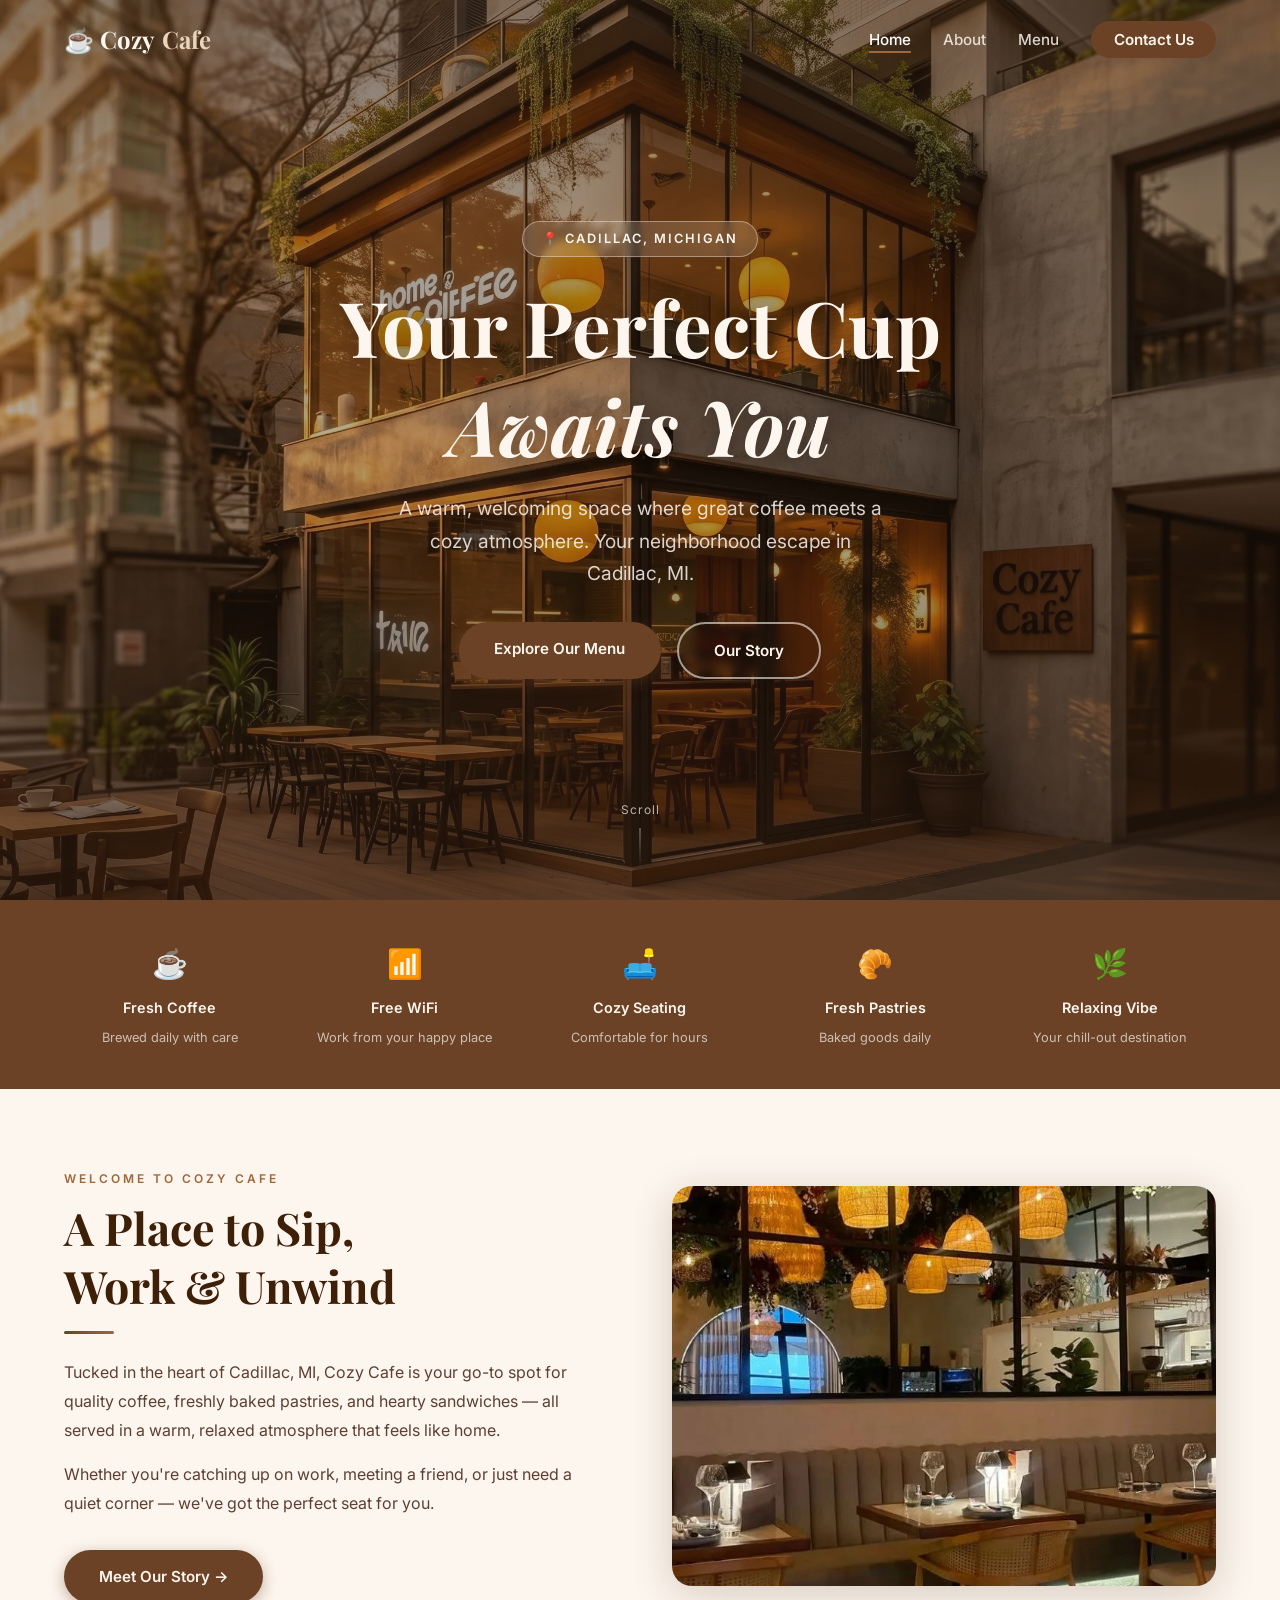
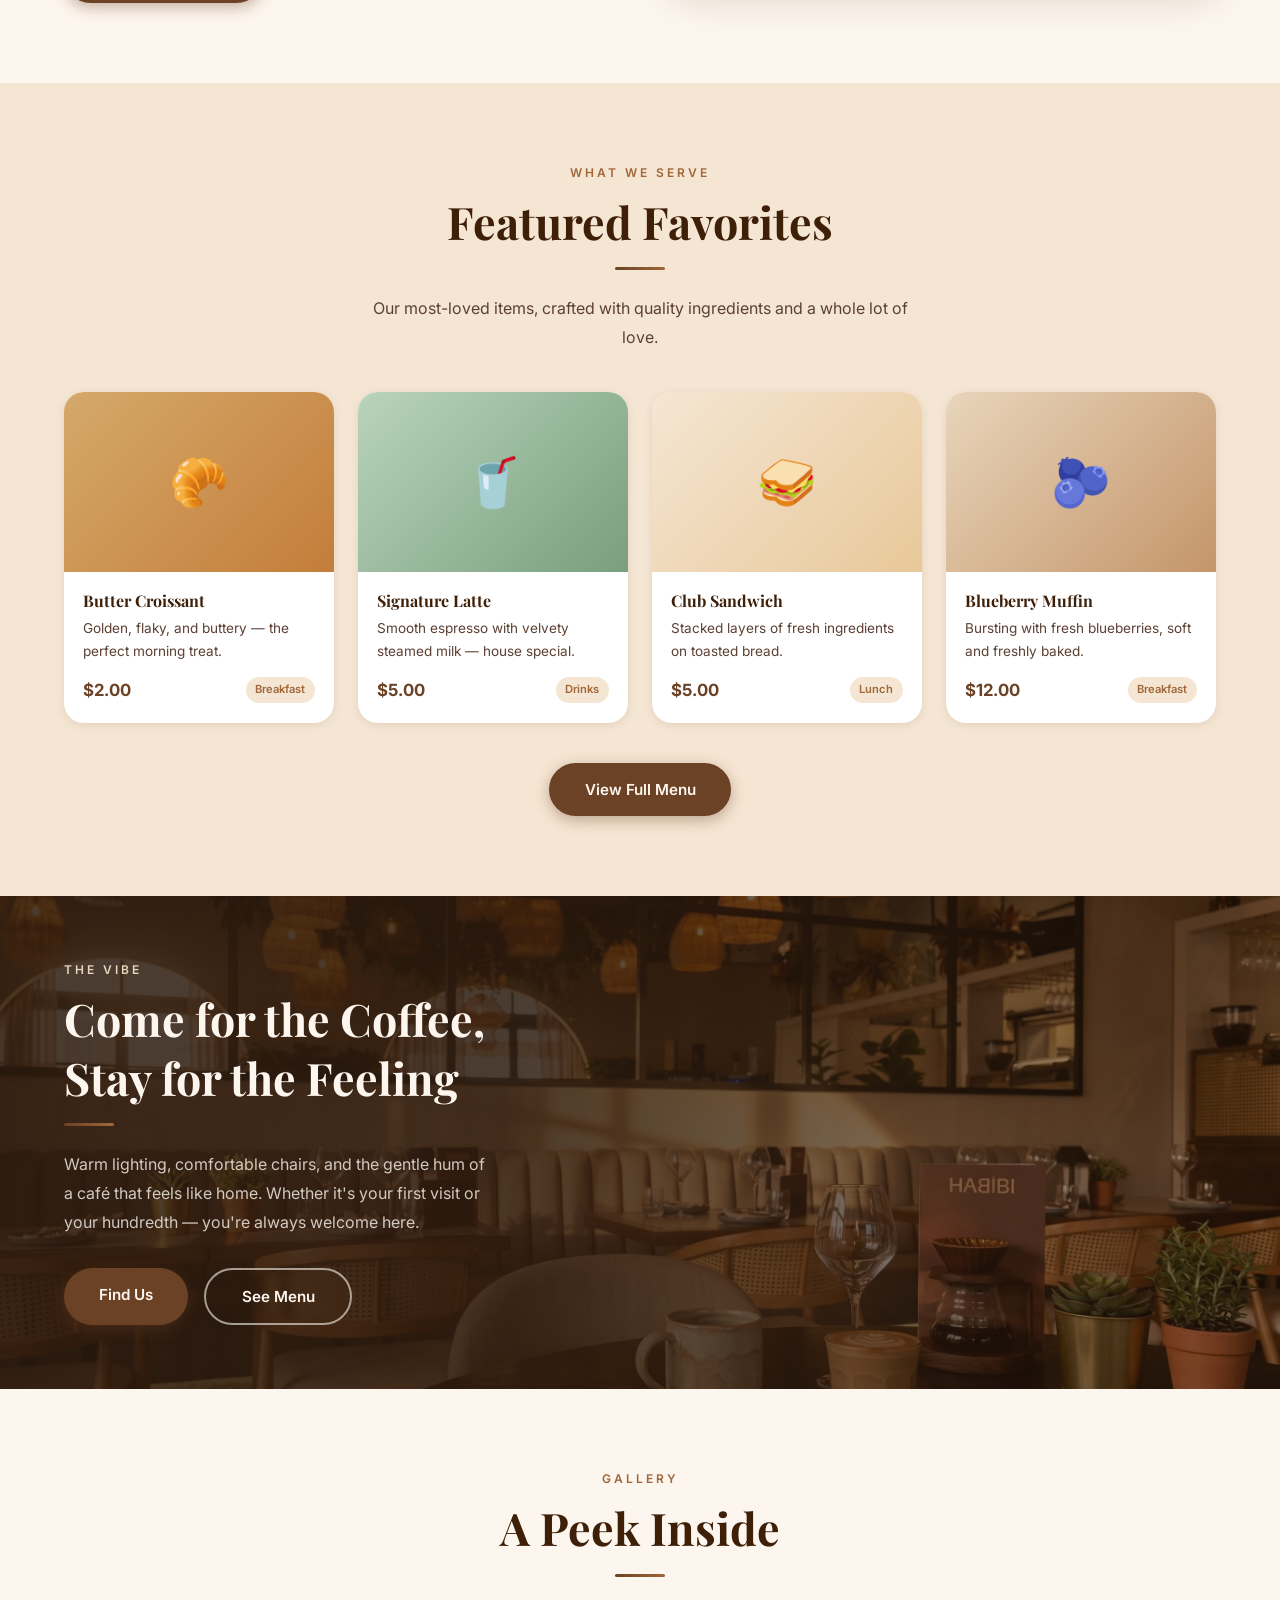
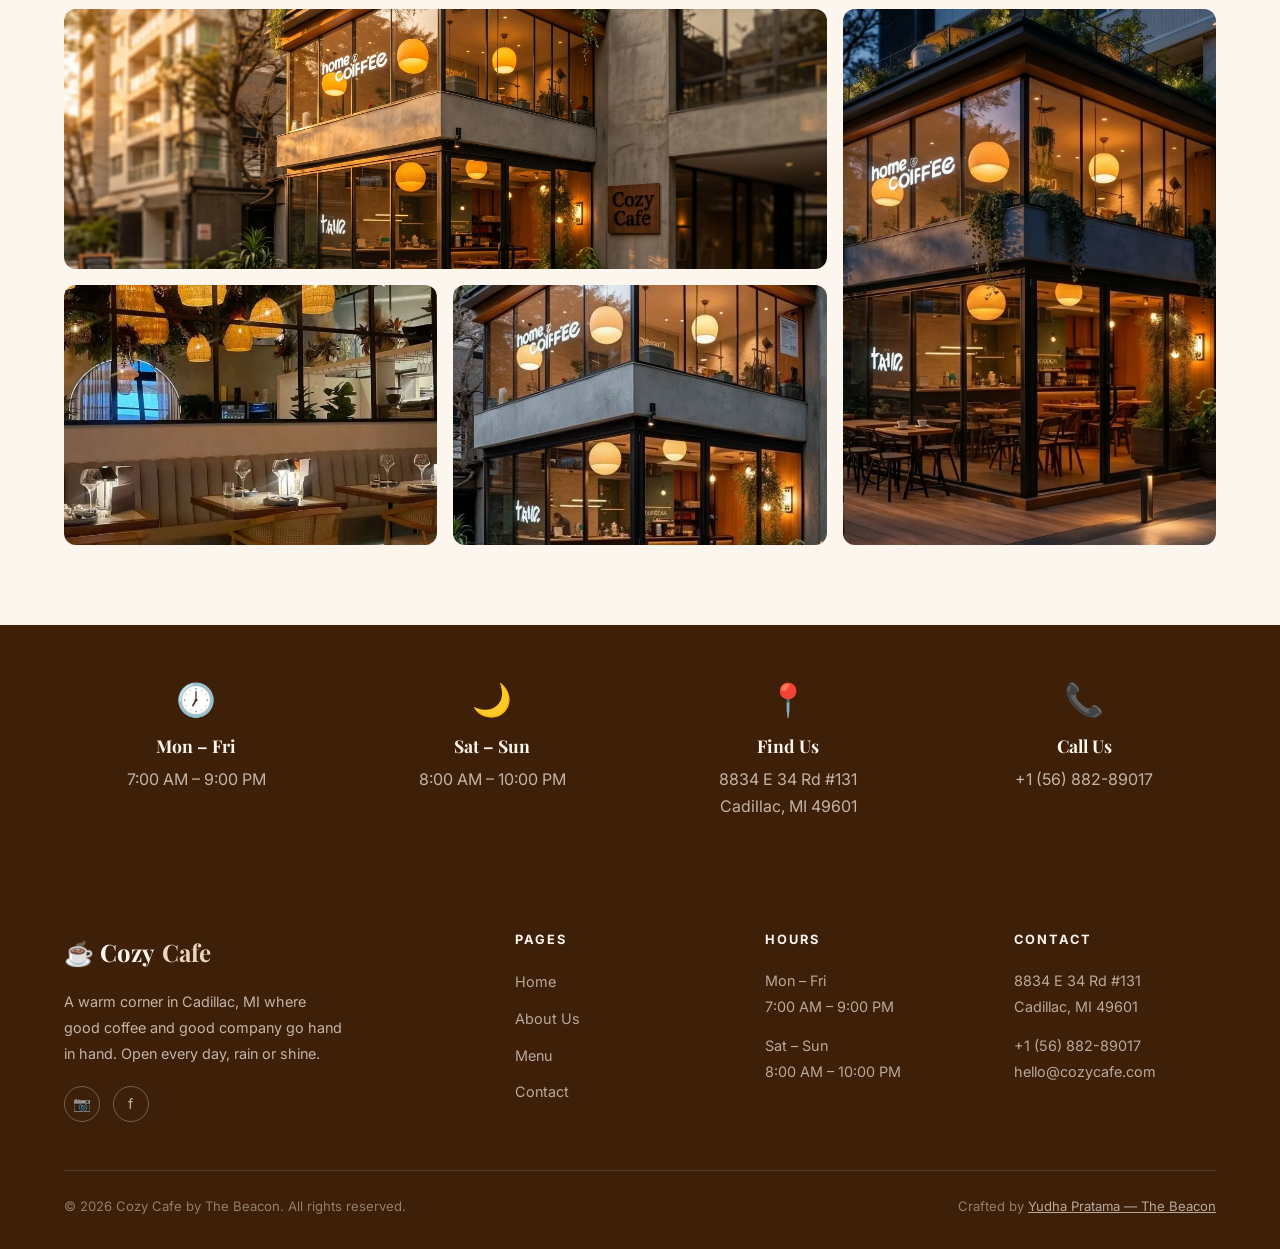
<file: index.html>
<!DOCTYPE html>
<html lang="en">

<head>
  <meta charset="UTF-8" />
  <meta name="viewport" content="width=device-width, initial-scale=1.0" />
  <title>Cozy Cafe — Coffee & Good Vibes in Cadillac, MI</title>
  <meta name="description"
    content="Cozy Cafe in Cadillac, MI. A warm spot for coffee, pastries, and light meals. WiFi-friendly, relaxing atmosphere for students, professionals, and families." />
  <!-- Open Graph -->
  <meta property="og:type" content="website" />
  <meta property="og:title" content="Cozy Cafe — Coffee & Good Vibes in Cadillac, MI" />
  <meta property="og:description"
    content="Your neighborhood café in Cadillac, MI. Fresh coffee, warm pastries, and cozy vibes." />
  <meta property="og:image" content="img/exterior_wide.webp" />
  <meta property="og:url" content="https://cozycafe.com" />
  <!-- Favicon -->
  <link rel="icon" type="image/png" href="img/exterior.webp" />
  <!-- Fonts -->
  <link rel="preconnect" href="https://fonts.googleapis.com" />
  <link rel="preconnect" href="https://fonts.gstatic.com" crossorigin />
  <!-- CSS -->
  <link rel="stylesheet" href="css/style.css" />

  <!-- JSON-LD Structured Data -->
  <script type="application/ld+json">
  {
    "@context": "https://schema.org",
    "@type": "CafeOrCoffeeShop",
    "name": "Cozy Cafe",
    "url": "https://cozycafe.com",
    "telephone": "+15688289017",
    "email": "hello@cozycafe.com",
    "address": {
      "@type": "PostalAddress",
      "streetAddress": "8834 E 34 Rd #131",
      "addressLocality": "Cadillac",
      "addressRegion": "MI",
      "postalCode": "49601",
      "addressCountry": "US"
    },
    "openingHoursSpecification": [
      { "@type": "OpeningHoursSpecification", "dayOfWeek": ["Monday","Tuesday","Wednesday","Thursday","Friday"], "opens": "07:00", "closes": "21:00" },
      { "@type": "OpeningHoursSpecification", "dayOfWeek": ["Saturday","Sunday"], "opens": "08:00", "closes": "22:00" }
    ],
    "servesCuisine": ["Coffee", "Pastries", "Sandwiches", "Burgers"],
    "priceRange": "$",
    "sameAs": [
      "https://instagram.com/cozycafecadillac",
      "https://facebook.com/cozycafecadillac"
    ]
  }
  </script>
</head>

<body>

  <!-- ── NAVBAR ─────────────────────────────── -->
  <nav class="navbar dark" id="navbar">
    <a href="index.html" class="nav-logo">☕ Cozy <span>Cafe</span></a>
    <ul class="nav-links">
      <li><a href="index.html" class="active">Home</a></li>
      <li><a href="about.html">About</a></li>
      <li><a href="menu.html">Menu</a></li>
      <li><a href="contact.html" class="nav-cta">Contact Us</a></li>
    </ul>
    <button class="hamburger" aria-label="Toggle menu" id="hamburger">
      <span></span><span></span><span></span>
    </button>
  </nav>

  <!-- ── MOBILE MENU ───────────────────────── -->
  <div class="mobile-menu" id="mobile-menu">
    <a href="index.html">Home</a>
    <a href="about.html">About</a>
    <a href="menu.html">Menu</a>
    <a href="contact.html">Contact Us</a>
  </div>

  <!-- ── HERO ──────────────────────────────── -->
  <section class="hero" id="home">
    <img src="img/exterior_wide.webp" alt="Cozy Cafe exterior, warm and inviting" class="hero-img" />
    <div class="hero-overlay"></div>
    <div class="hero-content">
      <div class="hero-badge">📍 Cadillac, Michigan</div>
      <h1>Your Perfect Cup<br><em>Awaits You</em></h1>
      <p>A warm, welcoming space where great coffee meets a cozy atmosphere. Your neighborhood escape in Cadillac, MI.
      </p>
      <div class="hero-btns">
        <a href="menu.html" class="btn-primary">Explore Our Menu</a>
        <a href="about.html" class="btn-outline">Our Story</a>
      </div>
    </div>
    <div class="hero-scroll">Scroll</div>
  </section>

  <!-- ── FEATURES STRIP ─────────────────────── -->
  <div class="features-strip">
    <div class="feature-item fade-up">
      <div class="feature-icon">☕</div>
      <h4>Fresh Coffee</h4>
      <p>Brewed daily with care</p>
    </div>
    <div class="feature-item fade-up">
      <div class="feature-icon">📶</div>
      <h4>Free WiFi</h4>
      <p>Work from your happy place</p>
    </div>
    <div class="feature-item fade-up">
      <div class="feature-icon">🛋️</div>
      <h4>Cozy Seating</h4>
      <p>Comfortable for hours</p>
    </div>
    <div class="feature-item fade-up">
      <div class="feature-icon">🥐</div>
      <h4>Fresh Pastries</h4>
      <p>Baked goods daily</p>
    </div>
    <div class="feature-item fade-up">
      <div class="feature-icon">🌿</div>
      <h4>Relaxing Vibe</h4>
      <p>Your chill-out destination</p>
    </div>
  </div>

  <!-- ── WELCOME / INTRO ──────────────────── -->
  <section class="section">
    <div class="container" style="display:grid;grid-template-columns:1fr 1fr;gap:4rem;align-items:center;">
      <div class="fade-up">
        <p class="section-label">Welcome to Cozy Cafe</p>
        <h2 class="section-title">A Place to Sip,<br>Work & Unwind</h2>
        <div class="divider"></div>
        <p class="section-sub">Tucked in the heart of Cadillac, MI, Cozy Cafe is your go-to spot for quality coffee,
          freshly baked pastries, and hearty sandwiches — all served in a warm, relaxed atmosphere that feels like home.
        </p>
        <p class="section-sub" style="margin-top:1rem;">Whether you're catching up on work, meeting a friend, or just
          need a quiet corner — we've got the perfect seat for you.</p>
        <a href="about.html" class="btn-primary" style="margin-top:2rem;display:inline-block;">Meet Our Story →</a>
      </div>
      <div class="fade-in" style="border-radius:20px;overflow:hidden;box-shadow:0 8px 40px rgba(62,31,8,.2);">
        <img src="img/interior.webp" alt="Cozy Cafe warm interior with wooden furniture and warm lighting"
          style="width:100%;height:400px;object-fit:cover;" loading="lazy" />
      </div>
    </div>
  </section>

  <!-- ── FEATURED MENU ──────────────────────── -->
  <section class="section" style="background:var(--cream);">
    <div class="container">
      <div class="text-center fade-up">
        <p class="section-label">What We Serve</p>
        <h2 class="section-title">Featured Favorites</h2>
        <div class="divider center"></div>
        <p class="section-sub">Our most-loved items, crafted with quality ingredients and a whole lot of love.</p>
      </div>
      <div class="menu-grid" style="margin-top:2.5rem;">
        <div class="menu-card fade-up">
          <div class="menu-card-img gradient-2">🥐</div>
          <div class="menu-card-body">
            <h4>Butter Croissant</h4>
            <p>Golden, flaky, and buttery — the perfect morning treat.</p>
            <div class="menu-card-footer">
              <span class="menu-price">$2.00</span>
              <span class="menu-badge">Breakfast</span>
            </div>
          </div>
        </div>
        <div class="menu-card fade-up">
          <div class="menu-card-img gradient-3">🥤</div>
          <div class="menu-card-body">
            <h4>Signature Latte</h4>
            <p>Smooth espresso with velvety steamed milk — house special.</p>
            <div class="menu-card-footer">
              <span class="menu-price">$5.00</span>
              <span class="menu-badge">Drinks</span>
            </div>
          </div>
        </div>
        <div class="menu-card fade-up">
          <div class="menu-card-img gradient-1">🥪</div>
          <div class="menu-card-body">
            <h4>Club Sandwich</h4>
            <p>Stacked layers of fresh ingredients on toasted bread.</p>
            <div class="menu-card-footer">
              <span class="menu-price">$5.00</span>
              <span class="menu-badge">Lunch</span>
            </div>
          </div>
        </div>
        <div class="menu-card fade-up">
          <div class="menu-card-img gradient-4">🫐</div>
          <div class="menu-card-body">
            <h4>Blueberry Muffin</h4>
            <p>Bursting with fresh blueberries, soft and freshly baked.</p>
            <div class="menu-card-footer">
              <span class="menu-price">$12.00</span>
              <span class="menu-badge">Breakfast</span>
            </div>
          </div>
        </div>
      </div>
      <div class="text-center" style="margin-top:2.5rem;">
        <a href="menu.html" class="btn-primary">View Full Menu</a>
      </div>
    </div>
  </section>

  <!-- ── ATMOSPHERE / CTA ───────────────────── -->
  <section class="atm-section fade-in">
    <img src="img/interior_wide.webp" alt="Cozy Cafe atmosphere — warm lighting and comfortable seating" class="atm-bg"
      loading="lazy" />
    <div class="atm-overlay"></div>
    <div class="atm-content">
      <p class="section-label" style="color:var(--cream-dark);">The Vibe</p>
      <h2 class="section-title" style="color:var(--cream-light);">Come for the Coffee,<br>Stay for the Feeling</h2>
      <div class="divider"></div>
      <p class="section-sub" style="color:rgba(249,243,236,.8);">Warm lighting, comfortable chairs, and the gentle hum
        of a café that feels like home. Whether it's your first visit or your hundredth — you're always welcome here.
      </p>
      <div style="margin-top:2rem;display:flex;gap:1rem;flex-wrap:wrap;">
        <a href="contact.html" class="btn-primary">Find Us</a>
        <a href="menu.html" class="btn-outline">See Menu</a>
      </div>
    </div>
  </section>

  <!-- ── GALLERY STRIP ──────────────────────── -->
  <section class="section">
    <div class="container">
      <div class="text-center fade-up">
        <p class="section-label">Gallery</p>
        <h2 class="section-title">A Peek Inside</h2>
        <div class="divider center"></div>
      </div>
      <div class="gallery-grid" style="margin-top:2rem;">
        <div class="gallery-item wide fade-in" style="height:260px;">
          <img src="img/exterior_wide.webp" alt="Cozy Cafe exterior wide view" loading="lazy" />
        </div>
        <div class="gallery-item tall fade-in" style="min-height:260px;">
          <img src="img/exterior_night.webp" alt="Cozy Cafe at night, warm lights glowing" loading="lazy" />
        </div>
        <div class="gallery-item fade-in" style="height:260px;">
          <img src="img/interior.webp" alt="Cozy Cafe cozy interior" loading="lazy" />
        </div>
        <div class="gallery-item fade-in" style="height:260px;">
          <img src="img/exterior.webp" alt="Cozy Cafe exterior entrance" loading="lazy" />
        </div>
      </div>
    </div>
  </section>

  <!-- ── HOURS & CONTACT TEASER ────────────── -->
  <section class="section-sm" style="background:var(--brown-dark);color:var(--cream-light);">
    <div class="container"
      style="display:grid;grid-template-columns:repeat(auto-fit,minmax(200px,1fr));gap:2rem;text-align:center;">
      <div class="fade-up">
        <div style="font-size:2rem;margin-bottom:.5rem;">🕖</div>
        <h3 style="font-size:1.1rem;margin-bottom:.5rem;">Mon – Fri</h3>
        <p style="color:rgba(249,243,236,.7);">7:00 AM – 9:00 PM</p>
      </div>
      <div class="fade-up">
        <div style="font-size:2rem;margin-bottom:.5rem;">🌙</div>
        <h3 style="font-size:1.1rem;margin-bottom:.5rem;">Sat – Sun</h3>
        <p style="color:rgba(249,243,236,.7);">8:00 AM – 10:00 PM</p>
      </div>
      <div class="fade-up">
        <div style="font-size:2rem;margin-bottom:.5rem;">📍</div>
        <h3 style="font-size:1.1rem;margin-bottom:.5rem;">Find Us</h3>
        <p style="color:rgba(249,243,236,.7);">8834 E 34 Rd #131<br>Cadillac, MI 49601</p>
      </div>
      <div class="fade-up">
        <div style="font-size:2rem;margin-bottom:.5rem;">📞</div>
        <h3 style="font-size:1.1rem;margin-bottom:.5rem;">Call Us</h3>
        <p style="color:rgba(249,243,236,.7);"><a href="tel:+15688289017" style="color:rgba(249,243,236,.7);">+1 (56)
            882-89017</a></p>
      </div>
    </div>
  </section>

  <!-- ── FOOTER ─────────────────────────────── -->
  <footer class="footer">
    <div class="container">
      <div class="footer-grid">
        <div class="footer-brand">
          <div class="nav-logo">☕ Cozy <span>Cafe</span></div>
          <p>A warm corner in Cadillac, MI where good coffee and good company go hand in hand. Open every day, rain or
            shine.</p>
          <div class="footer-social">
            <a href="https://instagram.com/cozycafecadillac" class="social-icon" aria-label="Instagram" target="_blank"
              rel="noopener">📷</a>
            <a href="https://facebook.com/cozycafecadillac" class="social-icon" aria-label="Facebook" target="_blank"
              rel="noopener">f</a>
          </div>
        </div>
        <div class="footer-col">
          <h4>Pages</h4>
          <ul>
            <li><a href="index.html">Home</a></li>
            <li><a href="about.html">About Us</a></li>
            <li><a href="menu.html">Menu</a></li>
            <li><a href="contact.html">Contact</a></li>
          </ul>
        </div>
        <div class="footer-col">
          <h4>Hours</h4>
          <p>Mon – Fri<br>7:00 AM – 9:00 PM</p>
          <p style="margin-top:.8rem;">Sat – Sun<br>8:00 AM – 10:00 PM</p>
        </div>
        <div class="footer-col">
          <h4>Contact</h4>
          <p>8834 E 34 Rd #131<br>Cadillac, MI 49601</p>
          <p style="margin-top:.8rem;"><a href="tel:+15688289017" style="color:rgba(249,243,236,.65);">+1 (56)
              882-89017</a></p>
          <p><a href="mailto:hello@cozycafe.com" style="color:rgba(249,243,236,.65);">hello@cozycafe.com</a></p>
        </div>
      </div>
      <div class="footer-bottom">
        <span>© 2026 Cozy Cafe by The Beacon. All rights reserved.</span>
        <span>Crafted by <a href="https://beacon.co.id" target="_blank" rel="noopener"
            style="color:rgba(249,243,236,.65);text-decoration:underline;transition:color .3s">Yudha Pratama — The
            Beacon</a></span>
      </div>
    </div>
  </footer>

  <script src="js/main.js"></script>
</body>

</html>
</file>
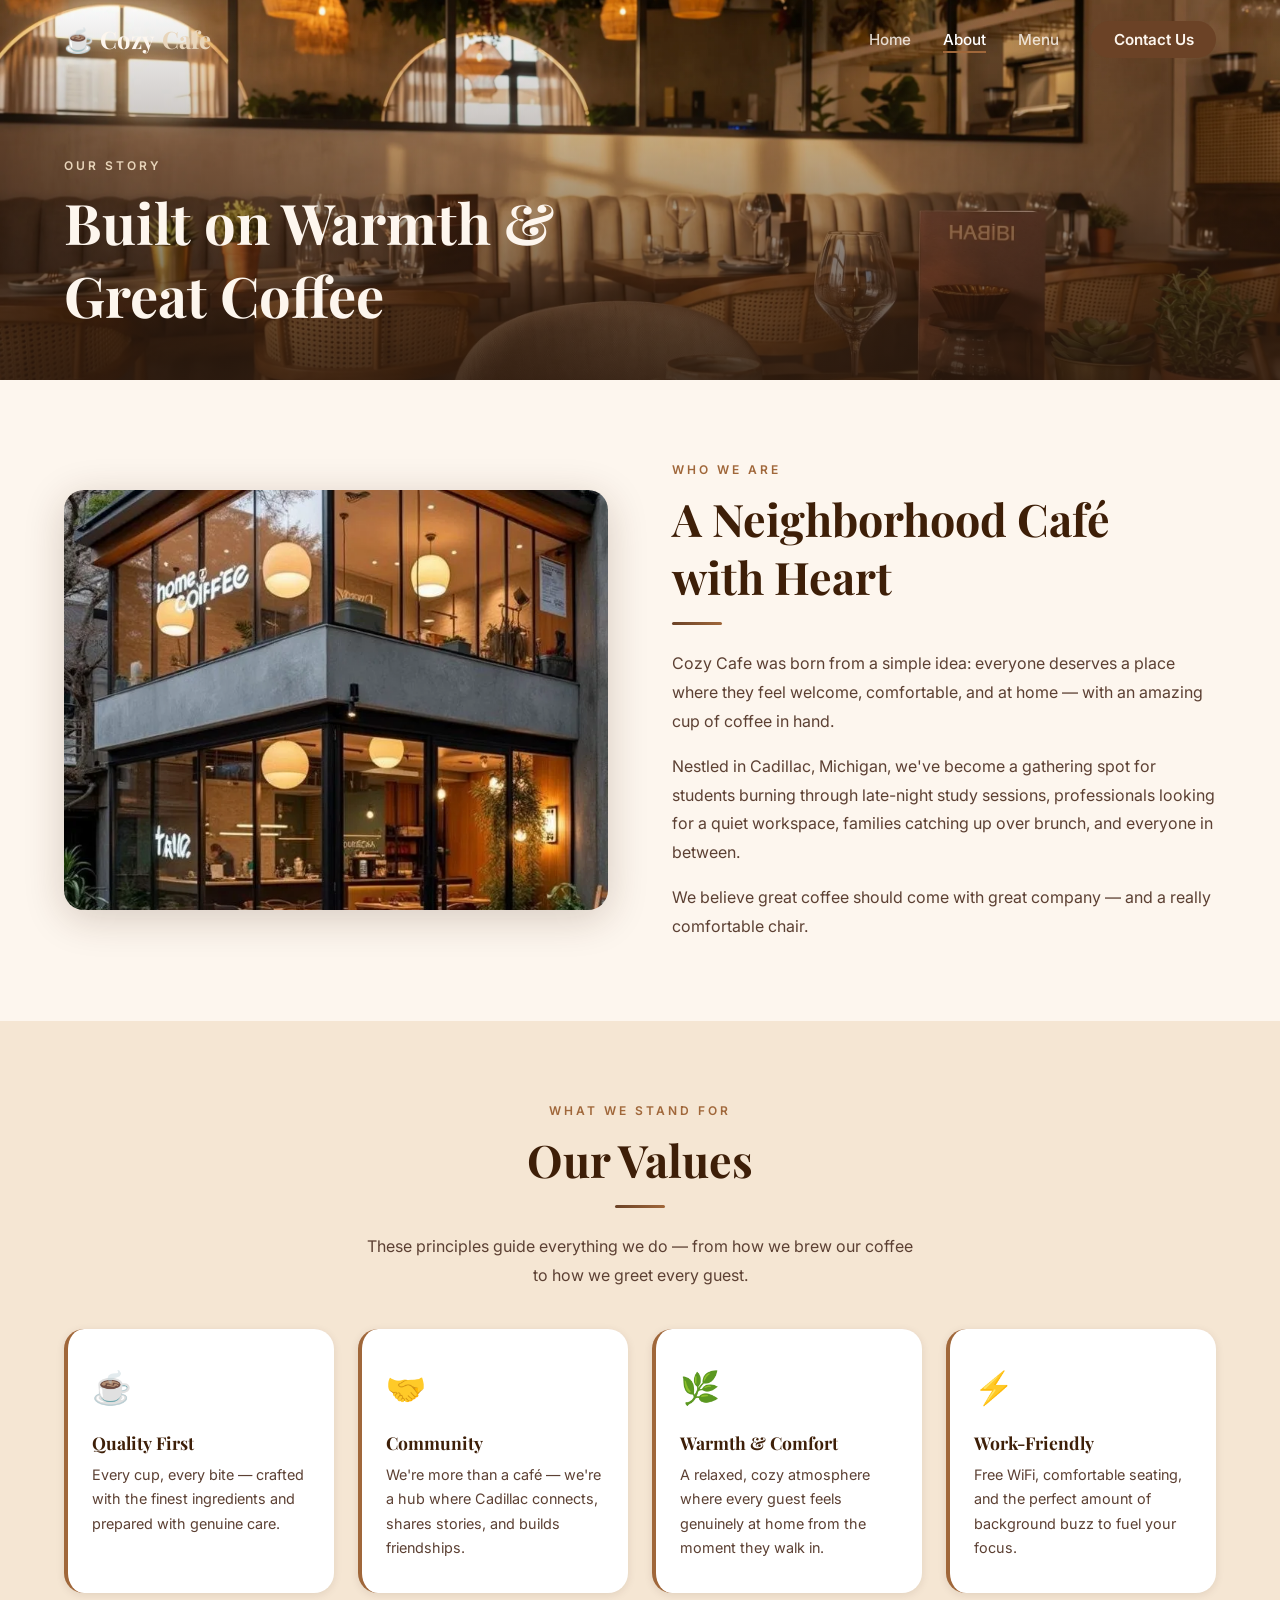
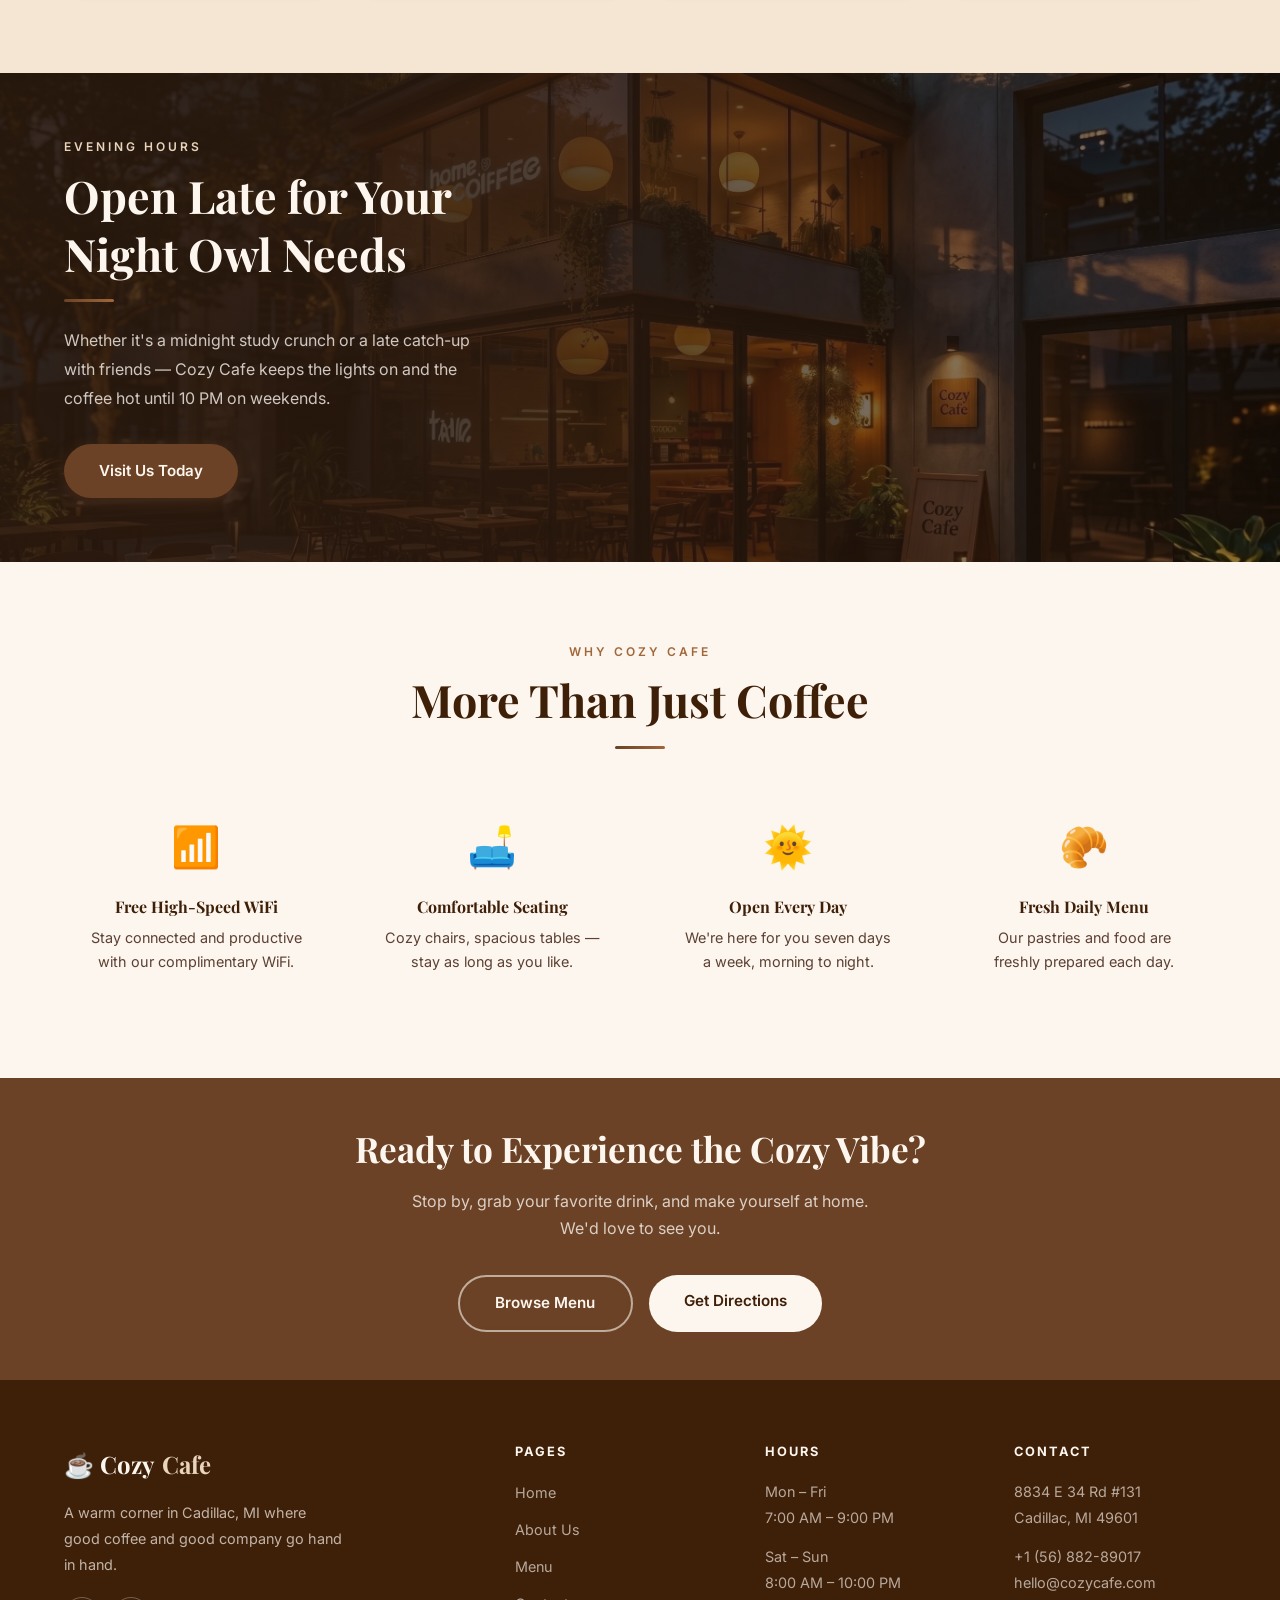
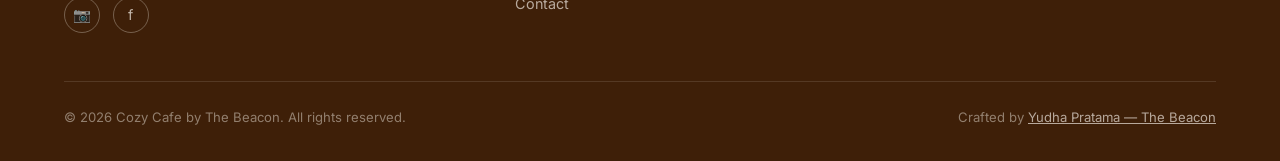
<file: about.html>
<!DOCTYPE html>
<html lang="en">

<head>
  <meta charset="UTF-8" />
  <meta name="viewport" content="width=device-width, initial-scale=1.0" />
  <title>About Us - Cozy Cafe Cadillac MI</title>
  <meta name="description"
    content="Learn the story behind Cozy Cafe in Cadillac, MI. A community-first café built on warmth, quality coffee, and a love for people." />
  <meta property="og:type" content="website" />
  <meta property="og:title" content="About Cozy Cafe — Our Story" />
  <meta property="og:description"
    content="A community-first café in Cadillac, MI. Built on warmth, quality coffee, and great people." />
  <meta property="og:image" content="img/interior_wide.webp" />
  <link rel="icon" type="image/png" href="img/exterior.webp" />
  <link rel="preconnect" href="https://fonts.googleapis.com" />
  <link rel="preconnect" href="https://fonts.gstatic.com" crossorigin />
  <link rel="stylesheet" href="css/style.css" />
</head>

<body>

  <!-- ── NAVBAR ─────────────────────────────── -->
  <nav class="navbar scrolled" id="navbar">
    <a href="index.html" class="nav-logo">☕ Cozy <span>Cafe</span></a>
    <ul class="nav-links">
      <li><a href="index.html">Home</a></li>
      <li><a href="about.html" class="active">About</a></li>
      <li><a href="menu.html">Menu</a></li>
      <li><a href="contact.html" class="nav-cta">Contact Us</a></li>
    </ul>
    <button class="hamburger" aria-label="Toggle menu" id="hamburger">
      <span></span><span></span><span></span>
    </button>
  </nav>
  <div class="mobile-menu" id="mobile-menu">
    <a href="index.html">Home</a>
    <a href="about.html">About</a>
    <a href="menu.html">Menu</a>
    <a href="contact.html">Contact Us</a>
  </div>

  <!-- ── PAGE HERO ─────────────────────────── -->
  <div class="page-hero" style="margin-top:0;padding-top:0;">
    <img src="img/interior_wide.webp" alt="Inside Cozy Cafe — warm and welcoming" loading="eager" />
    <div class="page-hero-overlay"></div>
    <div class="page-hero-content">
      <p class="section-label">Our Story</p>
      <h1>Built on Warmth &amp;<br>Great Coffee</h1>
    </div>
  </div>

  <!-- ── STORY SECTION ─────────────────────── -->
  <section class="section">
    <div class="container" style="display:grid;grid-template-columns:1fr 1fr;gap:4rem;align-items:center;">
      <div class="fade-in" style="border-radius:20px;overflow:hidden;box-shadow:var(--shadow-lg);">
        <img src="img/exterior.webp" alt="Cozy Cafe exterior — welcoming storefront"
          style="width:100%;height:420px;object-fit:cover;" loading="lazy" />
      </div>
      <div class="fade-up">
        <p class="section-label">Who We Are</p>
        <h2 class="section-title">A Neighborhood Café<br>with Heart</h2>
        <div class="divider"></div>
        <p class="section-sub">Cozy Cafe was born from a simple idea: everyone deserves a place where they feel welcome,
          comfortable, and at home — with an amazing cup of coffee in hand.</p>
        <p class="section-sub" style="margin-top:1rem;">Nestled in Cadillac, Michigan, we've become a gathering spot for
          students burning through late-night study sessions, professionals looking for a quiet workspace, families
          catching up over brunch, and everyone in between.</p>
        <p class="section-sub" style="margin-top:1rem;">We believe great coffee should come with great company — and a
          really comfortable chair.</p>
      </div>
    </div>
  </section>

  <!-- ── VALUES SECTION ────────────────────── -->
  <section class="section" style="background:var(--cream);">
    <div class="container">
      <div class="text-center fade-up">
        <p class="section-label">What We Stand For</p>
        <h2 class="section-title">Our Values</h2>
        <div class="divider center"></div>
        <p class="section-sub">These principles guide everything we do — from how we brew our coffee to how we greet
          every guest.</p>
      </div>
      <div class="value-cards" style="margin-top:2.5rem;">
        <div class="value-card fade-up">
          <div class="icon">☕</div>
          <h3>Quality First</h3>
          <p>Every cup, every bite — crafted with the finest ingredients and prepared with genuine care.</p>
        </div>
        <div class="value-card fade-up">
          <div class="icon">🤝</div>
          <h3>Community</h3>
          <p>We're more than a café — we're a hub where Cadillac connects, shares stories, and builds friendships.</p>
        </div>
        <div class="value-card fade-up">
          <div class="icon">🌿</div>
          <h3>Warmth & Comfort</h3>
          <p>A relaxed, cozy atmosphere where every guest feels genuinely at home from the moment they walk in.</p>
        </div>
        <div class="value-card fade-up">
          <div class="icon">⚡</div>
          <h3>Work-Friendly</h3>
          <p>Free WiFi, comfortable seating, and the perfect amount of background buzz to fuel your focus.</p>
        </div>
      </div>
    </div>
  </section>

  <!-- ── NIGHT ATMOSPHERE ───────────────────── -->
  <section class="atm-section fade-in">
    <img src="img/exterior_night.webp" alt="Cozy Cafe at night — warm glowing lights" class="atm-bg" loading="lazy" />
    <div class="atm-overlay"></div>
    <div class="atm-content">
      <p class="section-label" style="color:var(--cream-dark);">Evening Hours</p>
      <h2 class="section-title" style="color:var(--cream-light);">Open Late for Your<br>Night Owl Needs</h2>
      <div class="divider"></div>
      <p class="section-sub" style="color:rgba(249,243,236,.8);">Whether it's a midnight study crunch or a late catch-up
        with friends — Cozy Cafe keeps the lights on and the coffee hot until 10 PM on weekends.</p>
      <a href="contact.html" class="btn-primary" style="margin-top:2rem;display:inline-block;">Visit Us Today</a>
    </div>
  </section>

  <!-- ── WHY CHOOSE US ──────────────────────── -->
  <section class="section">
    <div class="container">
      <div class="text-center fade-up">
        <p class="section-label">Why Cozy Cafe</p>
        <h2 class="section-title">More Than Just Coffee</h2>
        <div class="divider center"></div>
      </div>
      <div
        style="display:grid;grid-template-columns:repeat(auto-fit,minmax(200px,1fr));gap:2rem;margin-top:2.5rem;text-align:center;">
        <div class="fade-up" style="padding:1.5rem;">
          <div style="font-size:2.5rem;margin-bottom:1rem;">📶</div>
          <h3 style="font-size:1rem;color:var(--brown-dark);margin-bottom:.5rem;">Free High-Speed WiFi</h3>
          <p style="font-size:.9rem;color:var(--text-mid);">Stay connected and productive with our complimentary WiFi.
          </p>
        </div>
        <div class="fade-up" style="padding:1.5rem;">
          <div style="font-size:2.5rem;margin-bottom:1rem;">🛋️</div>
          <h3 style="font-size:1rem;color:var(--brown-dark);margin-bottom:.5rem;">Comfortable Seating</h3>
          <p style="font-size:.9rem;color:var(--text-mid);">Cozy chairs, spacious tables — stay as long as you like.</p>
        </div>
        <div class="fade-up" style="padding:1.5rem;">
          <div style="font-size:2.5rem;margin-bottom:1rem;">🌞</div>
          <h3 style="font-size:1rem;color:var(--brown-dark);margin-bottom:.5rem;">Open Every Day</h3>
          <p style="font-size:.9rem;color:var(--text-mid);">We're here for you seven days a week, morning to night.</p>
        </div>
        <div class="fade-up" style="padding:1.5rem;">
          <div style="font-size:2.5rem;margin-bottom:1rem;">🥐</div>
          <h3 style="font-size:1rem;color:var(--brown-dark);margin-bottom:.5rem;">Fresh Daily Menu</h3>
          <p style="font-size:.9rem;color:var(--text-mid);">Our pastries and food are freshly prepared each day.</p>
        </div>
      </div>
    </div>
  </section>

  <!-- ── CTA ───────────────────────────────── -->
  <section class="section-sm" style="background:var(--brown);text-align:center;">
    <div class="container fade-up">
      <h2 style="color:var(--cream-light);font-size:clamp(1.5rem,3vw,2.2rem);margin-bottom:1rem;">Ready to Experience
        the Cozy Vibe?</h2>
      <p style="color:rgba(249,243,236,.8);margin-bottom:2rem;max-width:480px;margin-left:auto;margin-right:auto;">Stop
        by, grab your favorite drink, and make yourself at home. We'd love to see you.</p>
      <div style="display:flex;gap:1rem;justify-content:center;flex-wrap:wrap;">
        <a href="menu.html" class="btn-outline">Browse Menu</a>
        <a href="contact.html"
          style="background:var(--cream-light);color:var(--brown-dark);padding:.85rem 2.2rem;border-radius:50px;font-weight:600;font-size:.95rem;display:inline-block;transition:all .3s ease;">Get
          Directions</a>
      </div>
    </div>
  </section>

  <!-- ── FOOTER ─────────────────────────────── -->
  <footer class="footer">
    <div class="container">
      <div class="footer-grid">
        <div class="footer-brand">
          <div class="nav-logo">☕ Cozy <span>Cafe</span></div>
          <p>A warm corner in Cadillac, MI where good coffee and good company go hand in hand.</p>
          <div class="footer-social">
            <a href="https://instagram.com/cozycafecadillac" class="social-icon" aria-label="Instagram" target="_blank"
              rel="noopener">📷</a>
            <a href="https://facebook.com/cozycafecadillac" class="social-icon" aria-label="Facebook" target="_blank"
              rel="noopener">f</a>
          </div>
        </div>
        <div class="footer-col">
          <h4>Pages</h4>
          <ul>
            <li><a href="index.html">Home</a></li>
            <li><a href="about.html">About Us</a></li>
            <li><a href="menu.html">Menu</a></li>
            <li><a href="contact.html">Contact</a></li>
          </ul>
        </div>
        <div class="footer-col">
          <h4>Hours</h4>
          <p>Mon – Fri<br>7:00 AM – 9:00 PM</p>
          <p style="margin-top:.8rem;">Sat – Sun<br>8:00 AM – 10:00 PM</p>
        </div>
        <div class="footer-col">
          <h4>Contact</h4>
          <p>8834 E 34 Rd #131<br>Cadillac, MI 49601</p>
          <p style="margin-top:.8rem;"><a href="tel:+15688289017" style="color:rgba(249,243,236,.65);">+1 (56)
              882-89017</a></p>
          <p><a href="mailto:hello@cozycafe.com" style="color:rgba(249,243,236,.65);">hello@cozycafe.com</a></p>
        </div>
      </div>
      <div class="footer-bottom">
        <span>© 2026 Cozy Cafe by The Beacon. All rights reserved.</span>
        <span>Crafted by <a href="https://beacon.co.id" target="_blank" rel="noopener"
            style="color:rgba(249,243,236,.65);text-decoration:underline;transition:color .3s">Yudha Pratama — The
            Beacon</a></span>
      </div>
    </div>
  </footer>

  <script src="js/main.js"></script>
</body>

</html>
</file>
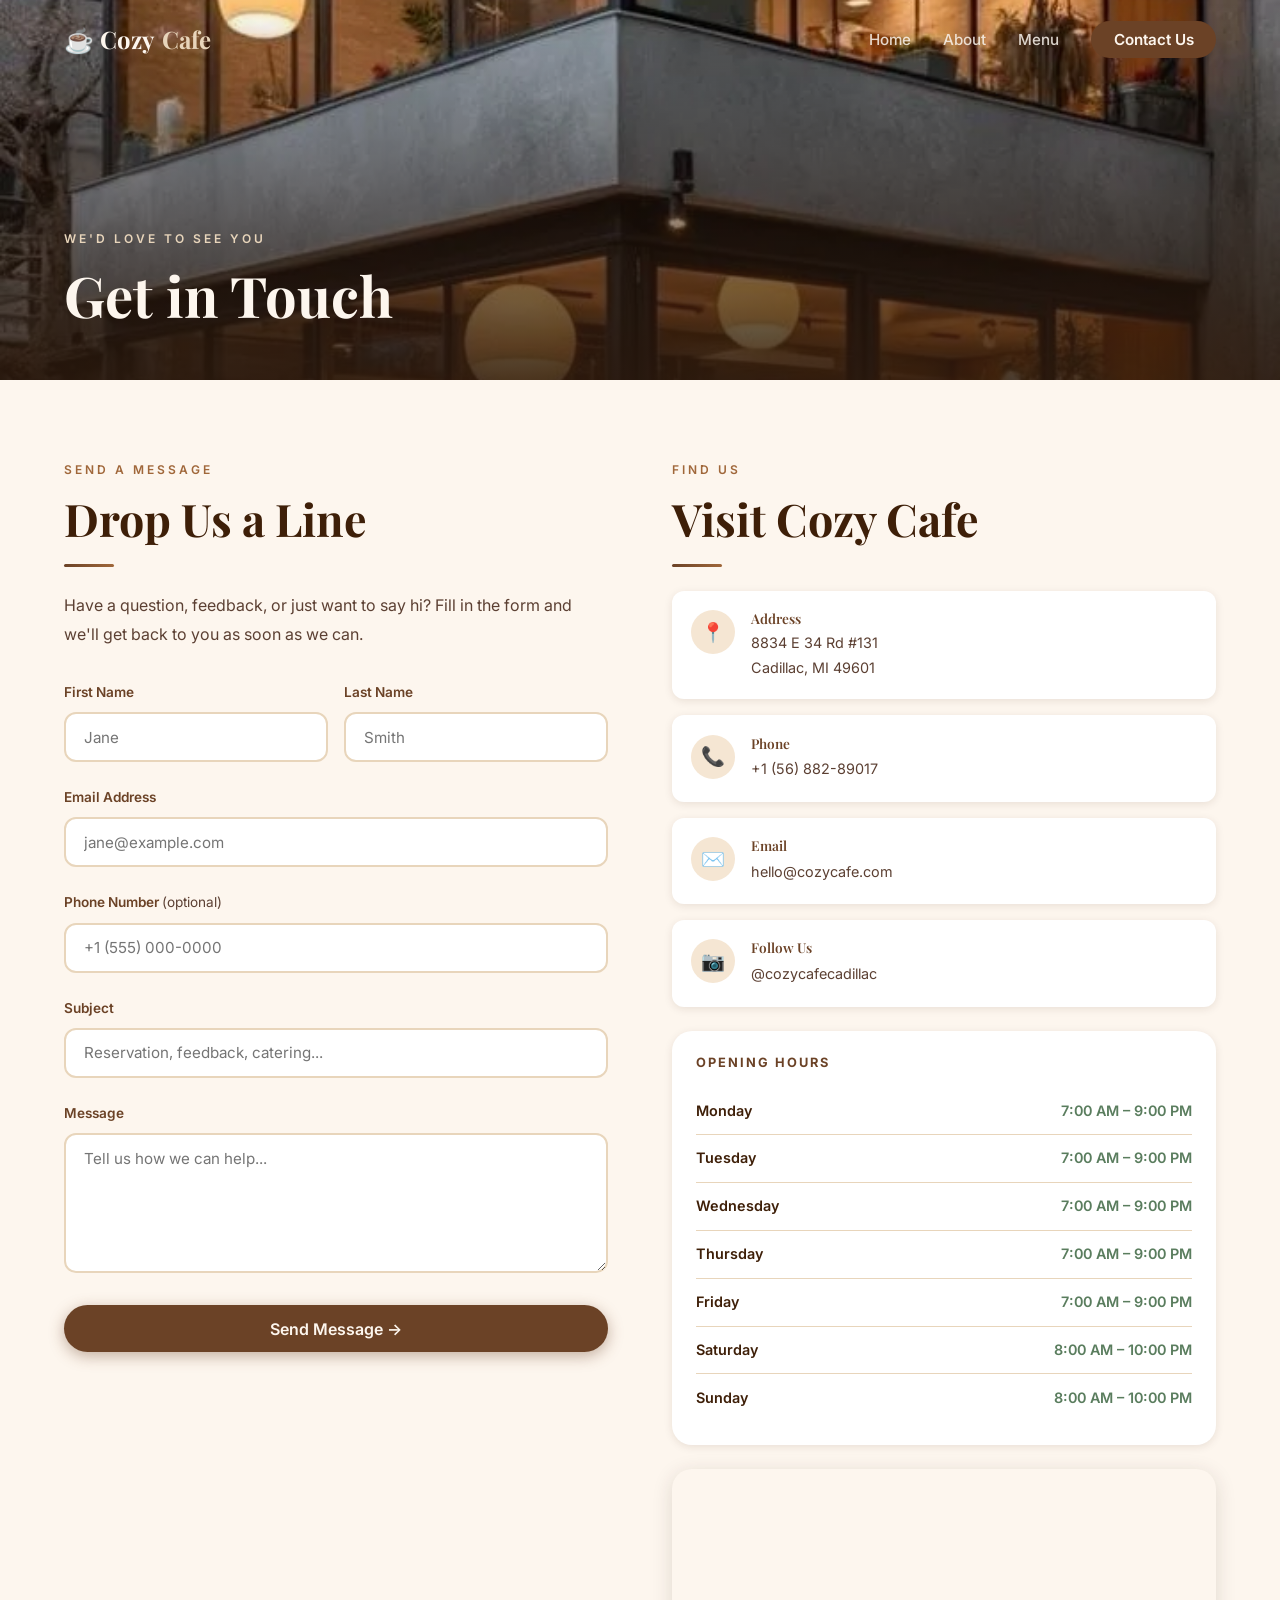
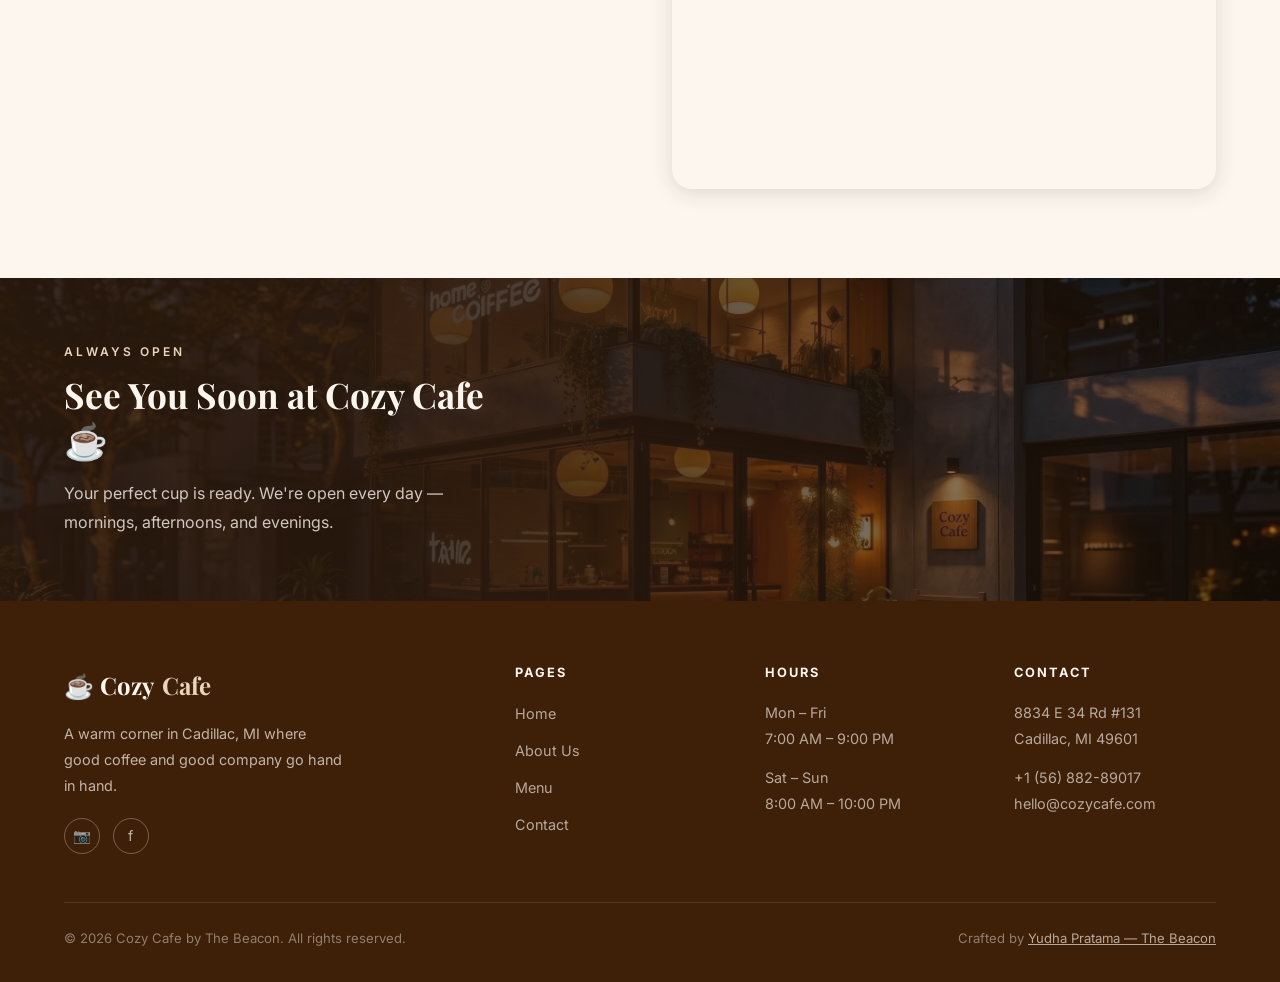
<file: contact.html>
<!DOCTYPE html>
<html lang="en">

<head>
  <meta charset="UTF-8" />
  <meta name="viewport" content="width=device-width, initial-scale=1.0" />
  <title>Contact Us — Cozy Cafe Cadillac MI</title>
  <meta name="description"
    content="Visit Cozy Cafe at 8834 E 34 Rd #131, Cadillac MI 49601. Call us at +1 (56) 882-89017 or send us a message. We'd love to hear from you!" />
  <meta property="og:type" content="website" />
  <meta property="og:title" content="Contact Cozy Cafe — Cadillac MI" />
  <meta property="og:description"
    content="Find us, call us, or send a message. Cozy Cafe is open every day in Cadillac, MI." />
  <meta property="og:image" content="img/exterior.webp" />
  <link rel="icon" type="image/png" href="img/exterior.webp" />
  <link rel="preconnect" href="https://fonts.googleapis.com" />
  <link rel="preconnect" href="https://fonts.gstatic.com" crossorigin />
  <link rel="stylesheet" href="css/style.css" />
  <style>
    .map-embed {
      width: 100%;
      height: 320px;
      border: 0;
      border-radius: var(--radius-lg);
      box-shadow: var(--shadow-md);
      margin-top: 1.5rem;
      filter: grayscale(20%) contrast(95%);
    }

    .hours-table {
      width: 100%;
      border-collapse: collapse;
    }

    .hours-table td {
      padding: .7rem 0;
      border-bottom: 1px solid var(--cream-dark);
      font-size: .9rem;
      color: var(--text-mid);
    }

    .hours-table td:first-child {
      font-weight: 600;
      color: var(--brown-dark);
    }

    .hours-table td:last-child {
      text-align: right;
    }

    .hours-table tr:last-child td {
      border-bottom: none;
    }

    .hours-open {
      color: var(--green-dark) !important;
      font-weight: 600 !important;
    }
  </style>
</head>

<body>

  <!-- ── NAVBAR ─────────────────────────────── -->
  <nav class="navbar scrolled" id="navbar">
    <a href="index.html" class="nav-logo">☕ Cozy <span>Cafe</span></a>
    <ul class="nav-links">
      <li><a href="index.html">Home</a></li>
      <li><a href="about.html">About</a></li>
      <li><a href="menu.html">Menu</a></li>
      <li><a href="contact.html" class="nav-cta active">Contact Us</a></li>
    </ul>
    <button class="hamburger" aria-label="Toggle menu" id="hamburger">
      <span></span><span></span><span></span>
    </button>
  </nav>
  <div class="mobile-menu" id="mobile-menu">
    <a href="index.html">Home</a>
    <a href="about.html">About</a>
    <a href="menu.html">Menu</a>
    <a href="contact.html">Contact Us</a>
  </div>

  <!-- ── PAGE HERO ─────────────────────────── -->
  <div class="page-hero">
    <img src="img/exterior.webp" alt="Cozy Cafe exterior — come visit us" loading="eager" />
    <div class="page-hero-overlay"></div>
    <div class="page-hero-content">
      <p class="section-label">We'd Love to See You</p>
      <h1>Get in Touch</h1>
    </div>
  </div>

  <!-- ── CONTACT MAIN ───────────────────────── -->
  <section class="section">
    <div class="container">
      <div class="contact-grid">

        <!-- LEFT: FORM -->
        <div class="fade-up">
          <p class="section-label">Send a Message</p>
          <h2 class="section-title">Drop Us a Line</h2>
          <div class="divider"></div>
          <p class="section-sub" style="margin-bottom:2rem;">Have a question, feedback, or just want to say hi? Fill in
            the form and we'll get back to you as soon as we can.</p>

          <form id="contact-form" novalidate>
            <div style="display:grid;grid-template-columns:1fr 1fr;gap:1rem;">
              <div class="form-group">
                <label for="first-name">First Name</label>
                <input type="text" id="first-name" name="first_name" placeholder="Jane" required />
              </div>
              <div class="form-group">
                <label for="last-name">Last Name</label>
                <input type="text" id="last-name" name="last_name" placeholder="Smith" />
              </div>
            </div>
            <div class="form-group">
              <label for="email">Email Address</label>
              <input type="email" id="email" name="email" placeholder="jane@example.com" required />
            </div>
            <div class="form-group">
              <label for="phone">Phone Number <span
                  style="font-weight:400;color:var(--text-mid);">(optional)</span></label>
              <input type="tel" id="phone" name="phone" placeholder="+1 (555) 000-0000" />
            </div>
            <div class="form-group">
              <label for="subject">Subject</label>
              <input type="text" id="subject" name="subject" placeholder="Reservation, feedback, catering..." />
            </div>
            <div class="form-group">
              <label for="message">Message</label>
              <textarea id="message" name="message" placeholder="Tell us how we can help..." required></textarea>
            </div>
            <button type="submit" class="btn-primary"
              style="width:100%;border:none;cursor:pointer;font-family:'Inter',sans-serif;font-size:1rem;">
              Send Message →
            </button>
          </form>
        </div>

        <!-- RIGHT: INFO -->
        <div class="fade-up" style="animation-delay:.15s;">
          <p class="section-label">Find Us</p>
          <h2 class="section-title">Visit Cozy Cafe</h2>
          <div class="divider"></div>

          <div class="contact-info-item">
            <div class="contact-info-icon">📍</div>
            <div>
              <h4>Address</h4>
              <p>8834 E 34 Rd #131<br>Cadillac, MI 49601</p>
            </div>
          </div>

          <div class="contact-info-item">
            <div class="contact-info-icon">📞</div>
            <div>
              <h4>Phone</h4>
              <a href="tel:+15688289017">+1 (56) 882-89017</a>
            </div>
          </div>

          <div class="contact-info-item">
            <div class="contact-info-icon">✉️</div>
            <div>
              <h4>Email</h4>
              <a href="mailto:hello@cozycafe.com">hello@cozycafe.com</a>
            </div>
          </div>

          <div class="contact-info-item">
            <div class="contact-info-icon">📷</div>
            <div>
              <h4>Follow Us</h4>
              <a href="https://instagram.com/cozycafecadillac" target="_blank" rel="noopener">@cozycafecadillac</a>
            </div>
          </div>

          <!-- Hours -->
          <div
            style="background:#fff;border-radius:var(--radius-lg);padding:1.5rem;box-shadow:var(--shadow-sm);margin-top:1.5rem;">
            <h4
              style="font-family:'Inter',sans-serif;font-size:.8rem;font-weight:700;letter-spacing:2px;text-transform:uppercase;color:var(--brown);margin-bottom:1rem;">
              Opening Hours</h4>
            <table class="hours-table">
              <tr>
                <td>Monday</td>
                <td class="hours-open">7:00 AM – 9:00 PM</td>
              </tr>
              <tr>
                <td>Tuesday</td>
                <td class="hours-open">7:00 AM – 9:00 PM</td>
              </tr>
              <tr>
                <td>Wednesday</td>
                <td class="hours-open">7:00 AM – 9:00 PM</td>
              </tr>
              <tr>
                <td>Thursday</td>
                <td class="hours-open">7:00 AM – 9:00 PM</td>
              </tr>
              <tr>
                <td>Friday</td>
                <td class="hours-open">7:00 AM – 9:00 PM</td>
              </tr>
              <tr>
                <td>Saturday</td>
                <td class="hours-open">8:00 AM – 10:00 PM</td>
              </tr>
              <tr>
                <td>Sunday</td>
                <td class="hours-open">8:00 AM – 10:00 PM</td>
              </tr>
            </table>
          </div>

          <!-- Map -->
          <iframe class="map-embed"
            src="https://www.google.com/maps/embed?pb=!1m18!1m12!1m3!1d2894.0!2d-85.4!3d44.25!2m3!1f0!2f0!3f0!3m2!1i1024!2i768!4f13.1!3m3!1m2!1s0x0%3A0x0!2zQ2FkbGxpYWMsIE1J!5e0!3m2!1sen!2sus!4v1"
            loading="lazy" allowfullscreen referrerpolicy="no-referrer-when-downgrade"
            title="Cozy Cafe location map — Cadillac MI"></iframe>
        </div>

      </div>
    </div>
  </section>

  <!-- ── ATMOSPHERE STRIP ────────────────────── -->
  <section class="atm-section fade-in" style="min-height:300px;">
    <img src="img/exterior_night.webp" alt="Cozy Cafe at night" class="atm-bg" loading="lazy" />
    <div class="atm-overlay"></div>
    <div class="atm-content">
      <p class="section-label" style="color:var(--cream-dark);">Always Open</p>
      <h2 class="section-title" style="color:var(--cream-light);font-size:clamp(1.5rem,3vw,2.2rem);">See You Soon at
        Cozy Cafe ☕</h2>
      <p class="section-sub" style="color:rgba(249,243,236,.8);">Your perfect cup is ready. We're open every day —
        mornings, afternoons, and evenings.</p>
    </div>
  </section>

  <!-- ── FOOTER ─────────────────────────────── -->
  <footer class="footer">
    <div class="container">
      <div class="footer-grid">
        <div class="footer-brand">
          <div class="nav-logo">☕ Cozy <span>Cafe</span></div>
          <p>A warm corner in Cadillac, MI where good coffee and good company go hand in hand.</p>
          <div class="footer-social">
            <a href="https://instagram.com/cozycafecadillac" class="social-icon" aria-label="Instagram" target="_blank"
              rel="noopener">📷</a>
            <a href="https://facebook.com/cozycafecadillac" class="social-icon" aria-label="Facebook" target="_blank"
              rel="noopener">f</a>
          </div>
        </div>
        <div class="footer-col">
          <h4>Pages</h4>
          <ul>
            <li><a href="index.html">Home</a></li>
            <li><a href="about.html">About Us</a></li>
            <li><a href="menu.html">Menu</a></li>
            <li><a href="contact.html">Contact</a></li>
          </ul>
        </div>
        <div class="footer-col">
          <h4>Hours</h4>
          <p>Mon – Fri<br>7:00 AM – 9:00 PM</p>
          <p style="margin-top:.8rem;">Sat – Sun<br>8:00 AM – 10:00 PM</p>
        </div>
        <div class="footer-col">
          <h4>Contact</h4>
          <p>8834 E 34 Rd #131<br>Cadillac, MI 49601</p>
          <p style="margin-top:.8rem;"><a href="tel:+15688289017" style="color:rgba(249,243,236,.65);">+1 (56)
              882-89017</a></p>
          <p><a href="mailto:hello@cozycafe.com" style="color:rgba(249,243,236,.65);">hello@cozycafe.com</a></p>
        </div>
      </div>
      <div class="footer-bottom">
        <span>© 2026 Cozy Cafe by The Beacon. All rights reserved.</span>
        <span>Crafted by <a href="https://beacon.co.id" target="_blank" rel="noopener"
            style="color:rgba(249,243,236,.65);text-decoration:underline;transition:color .3s">Yudha Pratama — The
            Beacon</a></span>
      </div>
    </div>
  </footer>

  <script src="js/main.js"></script>
</body>

</html>
</file>
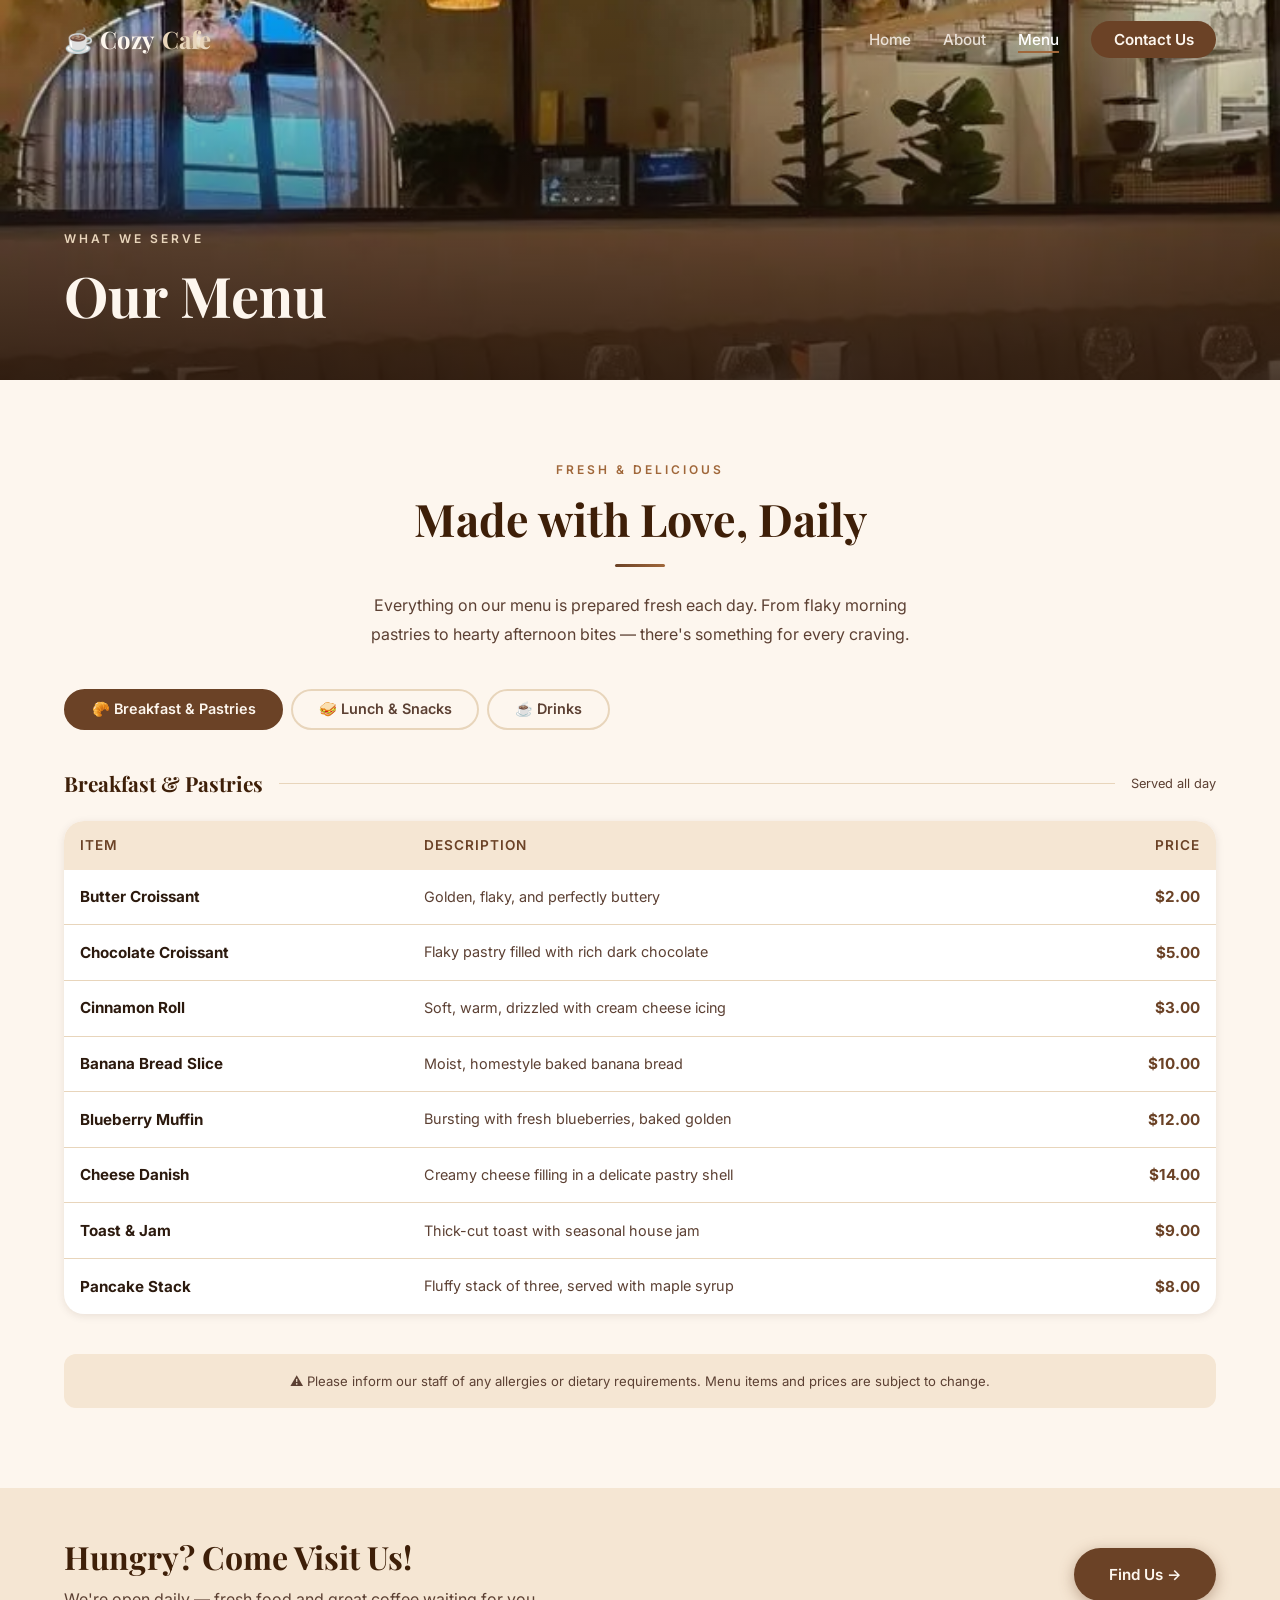
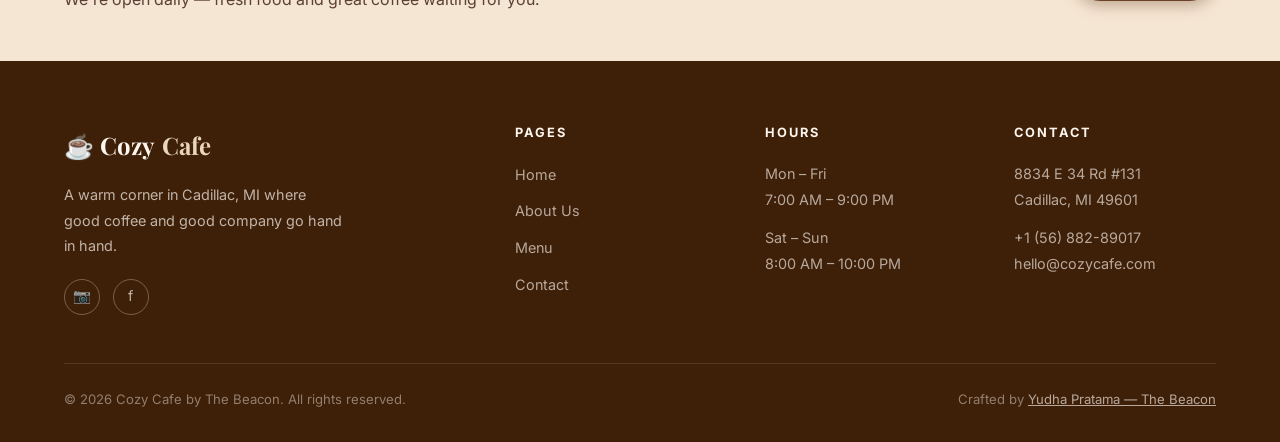
<file: menu.html>
<!DOCTYPE html>
<html lang="en">

<head>
  <meta charset="UTF-8" />
  <meta name="viewport" content="width=device-width, initial-scale=1.0" />
  <title>Menu — Cozy Cafe Cadillac MI</title>
  <meta name="description"
    content="Explore the Cozy Cafe menu. Fresh pastries, sandwiches, burgers, and specialty coffee drinks in Cadillac, MI." />
  <meta property="og:type" content="website" />
  <meta property="og:title" content="Cozy Cafe Menu — Cadillac MI" />
  <meta property="og:description"
    content="Pastries, sandwiches, burgers, and specialty drinks. Fresh daily at Cozy Cafe." />
  <meta property="og:image" content="img/interior.webp" />
  <link rel="icon" type="image/png" href="img/exterior.webp" />
  <link rel="preconnect" href="https://fonts.googleapis.com" />
  <link rel="preconnect" href="https://fonts.gstatic.com" crossorigin />
  <link rel="stylesheet" href="css/style.css" />
  <style>
    .drinks-grid {
      display: grid;
      grid-template-columns: repeat(auto-fill, minmax(240px, 1fr));
      gap: 1.2rem;
    }

    .drink-card {
      background: #fff;
      border-radius: var(--radius-lg);
      padding: 1.4rem;
      display: flex;
      align-items: center;
      gap: 1rem;
      box-shadow: var(--shadow-sm);
      transition: transform var(--transition), box-shadow var(--transition);
    }

    .drink-card:hover {
      transform: translateY(-3px);
      box-shadow: var(--shadow-md);
    }

    .drink-icon {
      width: 52px;
      height: 52px;
      border-radius: 50%;
      background: var(--cream);
      display: flex;
      align-items: center;
      justify-content: center;
      font-size: 1.5rem;
      flex-shrink: 0;
    }

    .drink-info {
      flex: 1;
    }

    .drink-info h4 {
      font-size: .95rem;
      color: var(--brown-dark);
      margin-bottom: .2rem;
    }

    .drink-info p {
      font-size: .8rem;
      color: var(--text-mid);
    }

    .drink-price {
      font-weight: 700;
      color: var(--brown);
      font-size: 1rem;
    }

    .menu-section-header {
      display: flex;
      align-items: center;
      gap: 1rem;
      margin-bottom: 1.5rem;
    }

    .menu-section-header h3 {
      font-size: 1.3rem;
      color: var(--brown-dark);
      white-space: nowrap;
    }

    .menu-section-line {
      flex: 1;
      height: 1px;
      background: var(--cream-dark);
    }
  </style>
</head>

<body>

  <!-- ── NAVBAR ─────────────────────────────── -->
  <nav class="navbar scrolled" id="navbar">
    <a href="index.html" class="nav-logo">☕ Cozy <span>Cafe</span></a>
    <ul class="nav-links">
      <li><a href="index.html">Home</a></li>
      <li><a href="about.html">About</a></li>
      <li><a href="menu.html" class="active">Menu</a></li>
      <li><a href="contact.html" class="nav-cta">Contact Us</a></li>
    </ul>
    <button class="hamburger" aria-label="Toggle menu" id="hamburger">
      <span></span><span></span><span></span>
    </button>
  </nav>
  <div class="mobile-menu" id="mobile-menu">
    <a href="index.html">Home</a>
    <a href="about.html">About</a>
    <a href="menu.html">Menu</a>
    <a href="contact.html">Contact Us</a>
  </div>

  <!-- ── PAGE HERO ─────────────────────────── -->
  <div class="page-hero">
    <img src="img/interior.webp" alt="Cozy Cafe interior — menu overview" loading="eager" />
    <div class="page-hero-overlay"></div>
    <div class="page-hero-content">
      <p class="section-label">What We Serve</p>
      <h1>Our Menu</h1>
    </div>
  </div>

  <!-- ── MENU SECTION ──────────────────────── -->
  <section class="section">
    <div class="container">

      <!-- Intro -->
      <div class="text-center fade-up" style="margin-bottom:2.5rem;">
        <p class="section-label">Fresh & Delicious</p>
        <h2 class="section-title">Made with Love, Daily</h2>
        <div class="divider center"></div>
        <p class="section-sub">Everything on our menu is prepared fresh each day. From flaky morning pastries to hearty
          afternoon bites — there's something for every craving.</p>
      </div>

      <!-- TAB BAR -->
      <div class="tab-bar fade-up">
        <button class="tab-btn active" data-tab="tab-breakfast" id="btn-breakfast">🥐 Breakfast & Pastries</button>
        <button class="tab-btn" data-tab="tab-lunch" id="btn-lunch">🥪 Lunch & Snacks</button>
        <button class="tab-btn" data-tab="tab-drinks" id="btn-drinks">☕ Drinks</button>
      </div>

      <!-- ── TAB: BREAKFAST ─────────────────── -->
      <div class="tab-panel active fade-up" id="tab-breakfast">
        <div class="menu-section-header">
          <h3>Breakfast &amp; Pastries</h3>
          <div class="menu-section-line"></div>
          <span style="font-size:.8rem;color:var(--text-mid);white-space:nowrap;">Served all day</span>
        </div>
        <div style="background:#fff;border-radius:var(--radius-lg);overflow:hidden;box-shadow:var(--shadow-sm);">
          <table class="menu-table">
            <thead>
              <tr>
                <th>Item</th>
                <th>Description</th>
                <th style="text-align:right;">Price</th>
              </tr>
            </thead>
            <tbody>
              <tr>
                <td><strong>Butter Croissant</strong></td>
                <td style="color:var(--text-mid);font-size:.9rem;">Golden, flaky, and perfectly buttery</td>
                <td class="price" style="text-align:right;">$2.00</td>
              </tr>
              <tr>
                <td><strong>Chocolate Croissant</strong></td>
                <td style="color:var(--text-mid);font-size:.9rem;">Flaky pastry filled with rich dark chocolate</td>
                <td class="price" style="text-align:right;">$5.00</td>
              </tr>
              <tr>
                <td><strong>Cinnamon Roll</strong></td>
                <td style="color:var(--text-mid);font-size:.9rem;">Soft, warm, drizzled with cream cheese icing</td>
                <td class="price" style="text-align:right;">$3.00</td>
              </tr>
              <tr>
                <td><strong>Banana Bread Slice</strong></td>
                <td style="color:var(--text-mid);font-size:.9rem;">Moist, homestyle baked banana bread</td>
                <td class="price" style="text-align:right;">$10.00</td>
              </tr>
              <tr>
                <td><strong>Blueberry Muffin</strong></td>
                <td style="color:var(--text-mid);font-size:.9rem;">Bursting with fresh blueberries, baked golden</td>
                <td class="price" style="text-align:right;">$12.00</td>
              </tr>
              <tr>
                <td><strong>Cheese Danish</strong></td>
                <td style="color:var(--text-mid);font-size:.9rem;">Creamy cheese filling in a delicate pastry shell</td>
                <td class="price" style="text-align:right;">$14.00</td>
              </tr>
              <tr>
                <td><strong>Toast &amp; Jam</strong></td>
                <td style="color:var(--text-mid);font-size:.9rem;">Thick-cut toast with seasonal house jam</td>
                <td class="price" style="text-align:right;">$9.00</td>
              </tr>
              <tr>
                <td><strong>Pancake Stack</strong></td>
                <td style="color:var(--text-mid);font-size:.9rem;">Fluffy stack of three, served with maple syrup</td>
                <td class="price" style="text-align:right;">$8.00</td>
              </tr>
            </tbody>
          </table>
        </div>
      </div>

      <!-- ── TAB: LUNCH ─────────────────────── -->
      <div class="tab-panel fade-up" id="tab-lunch">
        <div class="menu-section-header">
          <h3>Lunch &amp; Snacks</h3>
          <div class="menu-section-line"></div>
          <span style="font-size:.8rem;color:var(--text-mid);white-space:nowrap;">Available from 11 AM</span>
        </div>
        <div style="background:#fff;border-radius:var(--radius-lg);overflow:hidden;box-shadow:var(--shadow-sm);">
          <table class="menu-table">
            <thead>
              <tr>
                <th>Item</th>
                <th>Description</th>
                <th style="text-align:right;">Price</th>
              </tr>
            </thead>
            <tbody>
              <tr>
                <td><strong>Club Sandwich</strong></td>
                <td style="color:var(--text-mid);font-size:.9rem;">Turkey, bacon, lettuce, tomato on toasted bread</td>
                <td class="price" style="text-align:right;">$5.00</td>
              </tr>
              <tr>
                <td><strong>Chicken Sandwich</strong></td>
                <td style="color:var(--text-mid);font-size:.9rem;">Grilled chicken with fresh veggies and aioli</td>
                <td class="price" style="text-align:right;">$2.00</td>
              </tr>
              <tr>
                <td><strong>Veggie Sandwich</strong></td>
                <td style="color:var(--text-mid);font-size:.9rem;">Fresh garden vegetables with hummus spread</td>
                <td class="price" style="text-align:right;">$1.00</td>
              </tr>
              <tr>
                <td><strong>Beef Burger</strong></td>
                <td style="color:var(--text-mid);font-size:.9rem;">Juicy beef patty with all the classic toppings</td>
                <td class="price" style="text-align:right;">$5.00</td>
              </tr>
              <tr>
                <td><strong>Chicken Burger</strong></td>
                <td style="color:var(--text-mid);font-size:.9rem;">Crispy chicken fillet with coleslaw and pickles</td>
                <td class="price" style="text-align:right;">$8.00</td>
              </tr>
              <tr>
                <td><strong>French Fries</strong></td>
                <td style="color:var(--text-mid);font-size:.9rem;">Crispy golden fries, lightly seasoned</td>
                <td class="price" style="text-align:right;">$5.00</td>
              </tr>
              <tr>
                <td><strong>Meat Pie</strong></td>
                <td style="color:var(--text-mid);font-size:.9rem;">Hearty hand-held pie with savory meat filling</td>
                <td class="price" style="text-align:right;">$8.00</td>
              </tr>
              <tr>
                <td><strong>Sausage Roll</strong></td>
                <td style="color:var(--text-mid);font-size:.9rem;">Flaky pastry wrapped around seasoned sausage</td>
                <td class="price" style="text-align:right;">$7.00</td>
              </tr>
              <tr>
                <td><strong>Spring Rolls</strong></td>
                <td style="color:var(--text-mid);font-size:.9rem;">Crispy veggie-filled rolls with dipping sauce</td>
                <td class="price" style="text-align:right;">$2.00</td>
              </tr>
            </tbody>
          </table>
        </div>
      </div>

      <!-- ── TAB: DRINKS ────────────────────── -->
      <div class="tab-panel fade-up" id="tab-drinks">
        <div class="menu-section-header">
          <h3>Drinks</h3>
          <div class="menu-section-line"></div>
          <span style="font-size:.8rem;color:var(--text-mid);white-space:nowrap;">All day menu</span>
        </div>
        <div class="drinks-grid">
          <div class="drink-card">
            <div class="drink-icon">☕</div>
            <div class="drink-info">
              <h4>Espresso</h4>
              <p>Single or double shot, rich and bold</p>
            </div>
            <span class="drink-price">$3.50</span>
          </div>
          <div class="drink-card">
            <div class="drink-icon">🫖</div>
            <div class="drink-info">
              <h4>Americano</h4>
              <p>Espresso with hot water, smooth finish</p>
            </div>
            <span class="drink-price">$4.00</span>
          </div>
          <div class="drink-card">
            <div class="drink-icon">☕</div>
            <div class="drink-info">
              <h4>Cappuccino</h4>
              <p>Equal parts espresso, steamed milk, foam</p>
            </div>
            <span class="drink-price">$4.50</span>
          </div>
          <div class="drink-card">
            <div class="drink-icon">🥛</div>
            <div class="drink-info">
              <h4>Latte</h4>
              <p>Smooth espresso with velvety steamed milk</p>
            </div>
            <span class="drink-price">$5.00</span>
          </div>
          <div class="drink-card">
            <div class="drink-icon">🧊</div>
            <div class="drink-info">
              <h4>Cold Brew</h4>
              <p>Slow-steeped, bold, served over ice</p>
            </div>
            <span class="drink-price">$5.50</span>
          </div>
          <div class="drink-card">
            <div class="drink-icon">🍵</div>
            <div class="drink-info">
              <h4>Chai Tea Latte</h4>
              <p>Spiced chai blend with steamed milk</p>
            </div>
            <span class="drink-price">$4.50</span>
          </div>
          <div class="drink-card">
            <div class="drink-icon">🍵</div>
            <div class="drink-info">
              <h4>Matcha Latte</h4>
              <p>Ceremonial matcha with oat or whole milk</p>
            </div>
            <span class="drink-price">$5.00</span>
          </div>
          <div class="drink-card">
            <div class="drink-icon">🍋</div>
            <div class="drink-info">
              <h4>Seasonal Lemonade</h4>
              <p>House-made, refreshing, served chilled</p>
            </div>
            <span class="drink-price">$4.00</span>
          </div>
          <div class="drink-card">
            <div class="drink-icon">🌿</div>
            <div class="drink-info">
              <h4>Green Tea</h4>
              <p>Premium loose-leaf, hot or iced</p>
            </div>
            <span class="drink-price">$3.50</span>
          </div>
          <div class="drink-card">
            <div class="drink-icon">🍫</div>
            <div class="drink-info">
              <h4>Hot Chocolate</h4>
              <p>Rich, creamy, topped with whipped cream</p>
            </div>
            <span class="drink-price">$4.50</span>
          </div>
        </div>
      </div>

      <!-- Allergen note -->
      <p class="fade-up"
        style="margin-top:2.5rem;font-size:.82rem;color:var(--text-mid);text-align:center;padding:1rem;background:var(--cream);border-radius:var(--radius);">
        ⚠️ Please inform our staff of any allergies or dietary requirements. Menu items and prices are subject to
        change.
      </p>

    </div>
  </section>

  <!-- ── CTA STRIP ──────────────────────────── -->
  <section class="section-sm" style="background:var(--cream);">
    <div class="container"
      style="display:flex;align-items:center;justify-content:space-between;gap:2rem;flex-wrap:wrap;">
      <div class="fade-up">
        <h2 style="font-size:clamp(1.4rem,3vw,2rem);color:var(--brown-dark);">Hungry? Come Visit Us!</h2>
        <p style="color:var(--text-mid);margin-top:.5rem;">We're open daily — fresh food and great coffee waiting for
          you.</p>
      </div>
      <div class="fade-up" style="display:flex;gap:1rem;flex-wrap:wrap;">
        <a href="contact.html" class="btn-primary">Find Us →</a>
      </div>
    </div>
  </section>

  <!-- ── FOOTER ─────────────────────────────── -->
  <footer class="footer">
    <div class="container">
      <div class="footer-grid">
        <div class="footer-brand">
          <div class="nav-logo">☕ Cozy <span>Cafe</span></div>
          <p>A warm corner in Cadillac, MI where good coffee and good company go hand in hand.</p>
          <div class="footer-social">
            <a href="https://instagram.com/cozycafecadillac" class="social-icon" aria-label="Instagram" target="_blank"
              rel="noopener">📷</a>
            <a href="https://facebook.com/cozycafecadillac" class="social-icon" aria-label="Facebook" target="_blank"
              rel="noopener">f</a>
          </div>
        </div>
        <div class="footer-col">
          <h4>Pages</h4>
          <ul>
            <li><a href="index.html">Home</a></li>
            <li><a href="about.html">About Us</a></li>
            <li><a href="menu.html">Menu</a></li>
            <li><a href="contact.html">Contact</a></li>
          </ul>
        </div>
        <div class="footer-col">
          <h4>Hours</h4>
          <p>Mon – Fri<br>7:00 AM – 9:00 PM</p>
          <p style="margin-top:.8rem;">Sat – Sun<br>8:00 AM – 10:00 PM</p>
        </div>
        <div class="footer-col">
          <h4>Contact</h4>
          <p>8834 E 34 Rd #131<br>Cadillac, MI 49601</p>
          <p style="margin-top:.8rem;"><a href="tel:+15688289017" style="color:rgba(249,243,236,.65);">+1 (56)
              882-89017</a></p>
          <p><a href="mailto:hello@cozycafe.com" style="color:rgba(249,243,236,.65);">hello@cozycafe.com</a></p>
        </div>
      </div>
      <div class="footer-bottom">
        <span>© 2026 Cozy Cafe by The Beacon. All rights reserved.</span>
        <span>Crafted by <a href="https://beacon.co.id" target="_blank" rel="noopener"
            style="color:rgba(249,243,236,.65);text-decoration:underline;transition:color .3s">Yudha Pratama — The
            Beacon</a></span>
      </div>
    </div>
  </footer>

  <script src="js/main.js"></script>
</body>

</html>
</file>
<file: css/style.css>
/* =============================================
   COZY CAFE — Custom CSS Design System
   ============================================= */

@import url('https://fonts.googleapis.com/css2?family=Playfair+Display:ital,wght@0,400;0,600;0,700;1,400&family=Inter:wght@300;400;500;600&display=swap');

:root {
  --brown-dark:   #3E1F08;
  --brown:        #6B4226;
  --brown-light:  #A0673A;
  --cream-dark:   #E8D5BB;
  --cream:        #F5E6D3;
  --cream-light:  #FDF6EE;
  --green:        #7A9E7E;
  --green-dark:   #5A7D5E;
  --text-dark:    #2C1A0E;
  --text-mid:     #5C4033;
  --text-light:   #F9F3EC;
  --shadow-sm:    0 2px 8px rgba(62,31,8,.10);
  --shadow-md:    0 4px 20px rgba(62,31,8,.15);
  --shadow-lg:    0 8px 40px rgba(62,31,8,.20);
  --radius:       12px;
  --radius-lg:    20px;
  --transition:   0.3s ease;
}

*, *::before, *::after { box-sizing: border-box; margin: 0; padding: 0; }

html { scroll-behavior: smooth; }

body {
  font-family: 'Inter', sans-serif;
  background: var(--cream-light);
  color: var(--text-dark);
  line-height: 1.7;
  overflow-x: hidden;
}

h1, h2, h3, h4 { font-family: 'Playfair Display', serif; line-height: 1.3; }

img { max-width: 100%; display: block; }

a { text-decoration: none; color: inherit; }

/* =============================================
   NAVIGATION
   ============================================= */
.navbar {
  position: fixed; top: 0; left: 0; right: 0; z-index: 1000;
  display: flex; align-items: center; justify-content: space-between;
  padding: 1.2rem 5%;
  transition: background var(--transition), box-shadow var(--transition);
}
.navbar.scrolled {
  background: rgba(253, 246, 238, 0.97);
  box-shadow: var(--shadow-sm);
  backdrop-filter: blur(8px);
}
.navbar.dark { background: transparent; }

.nav-logo {
  font-family: 'Playfair Display', serif;
  font-size: 1.5rem; font-weight: 700;
  color: var(--cream-light);
  display: flex; align-items: center; gap: .5rem;
  transition: color var(--transition);
}
.navbar.scrolled .nav-logo { color: var(--brown); }
.nav-logo span { color: var(--cream-dark); }
.navbar.scrolled .nav-logo span { color: var(--brown-light); }

.nav-links { display: flex; gap: 2rem; list-style: none; }
.nav-links a {
  font-size: .95rem; font-weight: 500;
  color: rgba(249,243,236,.85);
  transition: color var(--transition);
  position: relative;
}
.nav-links a::after {
  content: ''; position: absolute; bottom: -4px; left: 0;
  width: 0; height: 2px; background: var(--brown-light);
  transition: width var(--transition);
}
.nav-links a:hover::after, .nav-links a.active::after { width: 100%; }
.nav-links a:hover, .nav-links a.active { color: #fff; }
.navbar.scrolled .nav-links a { color: var(--text-mid); }
.navbar.scrolled .nav-links a:hover { color: var(--brown); }

.nav-cta {
  padding: .55rem 1.4rem;
  background: var(--brown);
  color: var(--cream-light) !important;
  border-radius: 50px;
  font-weight: 600 !important;
  transition: background var(--transition), transform var(--transition) !important;
}
.nav-cta:hover { background: var(--brown-dark) !important; transform: translateY(-1px); }
.nav-cta::after { display: none !important; }

.hamburger {
  display: none; flex-direction: column; gap: 5px; cursor: pointer;
  padding: 4px; background: none; border: none;
}
.hamburger span {
  display: block; width: 24px; height: 2px;
  background: var(--cream-light); border-radius: 2px;
  transition: all var(--transition);
}
.navbar.scrolled .hamburger span { background: var(--brown); }
.hamburger.open span:nth-child(1) { transform: rotate(45deg) translate(5px, 5px); }
.hamburger.open span:nth-child(2) { opacity: 0; }
.hamburger.open span:nth-child(3) { transform: rotate(-45deg) translate(5px, -5px); }

.mobile-menu {
  display: none; position: fixed; inset: 0; z-index: 999;
  background: var(--cream-light); padding-top: 5rem;
  flex-direction: column; align-items: center; gap: 2rem;
}
.mobile-menu.open { display: flex; }
.mobile-menu a { font-size: 1.5rem; font-family: 'Playfair Display', serif; color: var(--brown); }
.mobile-menu a:hover { color: var(--brown-light); }

/* =============================================
   HERO
   ============================================= */
.hero {
  position: relative; height: 100vh; min-height: 600px;
  display: flex; align-items: center; justify-content: center;
  overflow: hidden; text-align: center;
}
.hero-img {
  position: absolute; inset: 0; width: 100%; height: 100%;
  object-fit: cover; object-position: center;
  transform: scale(1.05);
  transition: transform 8s ease;
}
.hero.loaded .hero-img { transform: scale(1); }
.hero-overlay {
  position: absolute; inset: 0;
  background: linear-gradient(to bottom, rgba(44,26,14,.55) 0%, rgba(44,26,14,.35) 50%, rgba(44,26,14,.7) 100%);
}
.hero-content {
  position: relative; z-index: 2;
  max-width: 750px; padding: 0 1.5rem;
}
.hero-badge {
  display: inline-block;
  background: rgba(249,243,236,.15);
  border: 1px solid rgba(249,243,236,.4);
  color: var(--cream-light);
  font-size: .8rem; font-weight: 600; letter-spacing: 2px;
  text-transform: uppercase;
  padding: .4rem 1.2rem; border-radius: 50px;
  margin-bottom: 1.2rem;
  backdrop-filter: blur(4px);
}
.hero h1 {
  font-size: clamp(2.5rem, 6vw, 5rem);
  color: var(--cream-light);
  margin-bottom: 1rem;
  text-shadow: 0 2px 20px rgba(0,0,0,.3);
}
.hero p {
  font-size: clamp(1rem, 2vw, 1.2rem);
  color: rgba(249,243,236,.85);
  margin-bottom: 2rem;
  max-width: 500px; margin-left: auto; margin-right: auto;
}
.hero-btns { display: flex; gap: 1rem; justify-content: center; flex-wrap: wrap; }

.btn-primary {
  display: inline-block;
  padding: .85rem 2.2rem;
  background: var(--brown);
  color: var(--cream-light);
  border-radius: 50px;
  font-weight: 600; font-size: .95rem;
  transition: background var(--transition), transform var(--transition), box-shadow var(--transition);
  box-shadow: 0 4px 15px rgba(107,66,38,.4);
}
.btn-primary:hover {
  background: var(--brown-dark);
  transform: translateY(-2px);
  box-shadow: 0 6px 20px rgba(107,66,38,.5);
}

.btn-outline {
  display: inline-block;
  padding: .85rem 2.2rem;
  border: 2px solid rgba(249,243,236,.6);
  color: var(--cream-light);
  border-radius: 50px;
  font-weight: 600; font-size: .95rem;
  backdrop-filter: blur(4px);
  transition: all var(--transition);
}
.btn-outline:hover {
  background: rgba(249,243,236,.15);
  border-color: var(--cream-light);
  transform: translateY(-2px);
}

.hero-scroll {
  position: absolute; bottom: 2rem; left: 50%; transform: translateX(-50%);
  z-index: 2; display: flex; flex-direction: column; align-items: center; gap: .5rem;
  color: rgba(249,243,236,.7); font-size: .75rem; letter-spacing: 1px;
  animation: bounce 2s infinite;
}
.hero-scroll::after {
  content: ''; width: 1px; height: 40px;
  background: linear-gradient(to bottom, rgba(249,243,236,.6), transparent);
}
@keyframes bounce { 0%,100%{transform:translateX(-50%) translateY(0)} 50%{transform:translateX(-50%) translateY(6px)} }

/* =============================================
   SECTIONS — COMMON
   ============================================= */
.section { padding: 5rem 5%; }
.section-sm { padding: 3rem 5%; }

.section-label {
  font-size: .75rem; font-weight: 600; letter-spacing: 3px;
  text-transform: uppercase; color: var(--brown-light);
  margin-bottom: .6rem;
}
.section-title {
  font-size: clamp(1.8rem, 4vw, 2.8rem);
  color: var(--brown-dark);
  margin-bottom: 1rem;
}
.section-sub {
  color: var(--text-mid); font-size: 1rem;
  max-width: 560px; line-height: 1.8;
}

.divider {
  width: 50px; height: 3px;
  background: linear-gradient(to right, var(--brown), var(--brown-light));
  border-radius: 2px; margin: 1rem 0 1.5rem;
}
.divider.center { margin-left: auto; margin-right: auto; }

/* =============================================
   FEATURES STRIP
   ============================================= */
.features-strip {
  background: var(--brown);
  padding: 2.5rem 5%;
  display: grid;
  grid-template-columns: repeat(auto-fit, minmax(160px, 1fr));
  gap: 1.5rem;
}
.feature-item {
  display: flex; flex-direction: column; align-items: center;
  gap: .6rem; text-align: center;
  color: var(--cream-light);
}
.feature-icon { font-size: 1.8rem; }
.feature-item h4 { font-family: 'Inter', sans-serif; font-size: .9rem; font-weight: 600; }
.feature-item p { font-size: .8rem; color: rgba(249,243,236,.7); }

/* =============================================
   MENU CARDS
   ============================================= */
.menu-grid {
  display: grid;
  grid-template-columns: repeat(auto-fill, minmax(220px, 1fr));
  gap: 1.5rem;
}
.menu-card {
  background: #fff; border-radius: var(--radius-lg);
  overflow: hidden; box-shadow: var(--shadow-sm);
  transition: transform var(--transition), box-shadow var(--transition);
}
.menu-card:hover { transform: translateY(-5px); box-shadow: var(--shadow-lg); }
.menu-card-img {
  height: 180px; background: var(--cream);
  display: flex; align-items: center; justify-content: center;
  font-size: 3rem; position: relative; overflow: hidden;
}
.menu-card-img.gradient-1 { background: linear-gradient(135deg, #F5E6D3, #E8C89A); }
.menu-card-img.gradient-2 { background: linear-gradient(135deg, #D4A96A, #C47D3A); }
.menu-card-img.gradient-3 { background: linear-gradient(135deg, #B8D4BC, #7A9E7E); }
.menu-card-img.gradient-4 { background: linear-gradient(135deg, #E8D5BB, #C4956A); }
.menu-card-body { padding: 1.2rem; }
.menu-card-body h4 { font-size: 1rem; color: var(--brown-dark); margin-bottom: .3rem; }
.menu-card-body p { font-size: .85rem; color: var(--text-mid); margin-bottom: .8rem; }
.menu-card-footer {
  display: flex; justify-content: space-between; align-items: center;
}
.menu-price { font-weight: 700; color: var(--brown); font-size: 1.05rem; }
.menu-badge {
  font-size: .7rem; font-weight: 600; padding: .2rem .6rem;
  border-radius: 50px; background: var(--cream); color: var(--brown-light);
}

/* =============================================
   ATMOSPHERE / CTA SECTION
   ============================================= */
.atm-section {
  position: relative; min-height: 450px;
  display: flex; align-items: center;
  overflow: hidden;
}
.atm-bg {
  position: absolute; inset: 0;
  width: 100%; height: 100%; object-fit: cover;
}
.atm-overlay {
  position: absolute; inset: 0;
  background: linear-gradient(90deg, rgba(44,26,14,.85) 40%, rgba(44,26,14,.4) 100%);
}
.atm-content {
  position: relative; z-index: 2;
  padding: 4rem 5%; max-width: 550px;
}
.atm-content .section-title { color: var(--cream-light); }
.atm-content .section-sub { color: rgba(249,243,236,.8); }

/* =============================================
   GALLERY GRID
   ============================================= */
.gallery-grid {
  display: grid;
  grid-template-columns: repeat(3, 1fr);
  grid-template-rows: auto;
  gap: 1rem;
}
.gallery-item {
  overflow: hidden; border-radius: var(--radius);
  position: relative;
}
.gallery-item img {
  width: 100%; height: 100%; object-fit: cover;
  transition: transform .5s ease;
}
.gallery-item:hover img { transform: scale(1.05); }
.gallery-item.tall { grid-row: span 2; }
.gallery-item.wide { grid-column: span 2; }

/* =============================================
   CARDS — ABOUT / VALUES
   ============================================= */
.value-cards {
  display: grid;
  grid-template-columns: repeat(auto-fit, minmax(220px, 1fr));
  gap: 1.5rem;
}
.value-card {
  background: #fff; border-radius: var(--radius-lg);
  padding: 2rem 1.5rem; box-shadow: var(--shadow-sm);
  border-left: 4px solid var(--brown-light);
  transition: transform var(--transition), box-shadow var(--transition);
}
.value-card:hover { transform: translateY(-4px); box-shadow: var(--shadow-md); }
.value-card .icon { font-size: 2rem; margin-bottom: 1rem; }
.value-card h3 { font-size: 1.1rem; color: var(--brown-dark); margin-bottom: .5rem; }
.value-card p { font-size: .9rem; color: var(--text-mid); }

/* =============================================
   MENU PAGE — TABS & TABLE
   ============================================= */
.tab-bar {
  display: flex; gap: .5rem; flex-wrap: wrap;
  margin-bottom: 2.5rem;
}
.tab-btn {
  padding: .6rem 1.6rem;
  border-radius: 50px; border: 2px solid var(--cream-dark);
  background: transparent; color: var(--text-mid);
  font-family: 'Inter', sans-serif; font-size: .9rem; font-weight: 600;
  cursor: pointer; transition: all var(--transition);
}
.tab-btn:hover { border-color: var(--brown-light); color: var(--brown); }
.tab-btn.active {
  background: var(--brown); border-color: var(--brown);
  color: var(--cream-light);
}
.tab-panel { display: none; }
.tab-panel.active { display: block; }

.menu-table { width: 100%; border-collapse: collapse; }
.menu-table th {
  text-align: left; padding: .8rem 1rem;
  background: var(--cream); color: var(--brown);
  font-family: 'Inter', sans-serif; font-size: .85rem;
  font-weight: 600; letter-spacing: 1px; text-transform: uppercase;
}
.menu-table td {
  padding: .9rem 1rem; border-bottom: 1px solid var(--cream-dark);
  font-size: .95rem; color: var(--text-dark);
}
.menu-table tr:last-child td { border-bottom: none; }
.menu-table tr:hover td { background: var(--cream-light); }
.menu-table .price { font-weight: 700; color: var(--brown); }

/* =============================================
   CONTACT FORM
   ============================================= */
.contact-grid {
  display: grid; grid-template-columns: 1fr 1fr; gap: 4rem;
  align-items: start;
}
.form-group { margin-bottom: 1.5rem; }
.form-group label {
  display: block; font-size: .85rem; font-weight: 600;
  color: var(--brown); margin-bottom: .5rem;
}
.form-group input,
.form-group textarea,
.form-group select {
  width: 100%; padding: .85rem 1.1rem;
  border: 2px solid var(--cream-dark);
  border-radius: var(--radius);
  font-family: 'Inter', sans-serif; font-size: .95rem;
  color: var(--text-dark); background: #fff;
  transition: border-color var(--transition), box-shadow var(--transition);
  outline: none;
}
.form-group input:focus,
.form-group textarea:focus {
  border-color: var(--brown-light);
  box-shadow: 0 0 0 3px rgba(107,66,38,.1);
}
.form-group textarea { resize: vertical; min-height: 140px; }

.contact-info-item {
  display: flex; align-items: flex-start; gap: 1rem;
  padding: 1.2rem; border-radius: var(--radius);
  background: #fff; box-shadow: var(--shadow-sm);
  margin-bottom: 1rem;
}
.contact-info-icon {
  width: 44px; height: 44px; border-radius: 50%;
  background: var(--cream); display: flex; align-items: center;
  justify-content: center; font-size: 1.2rem; flex-shrink: 0;
}
.contact-info-item h4 { font-size: .85rem; font-weight: 600; color: var(--brown); margin-bottom: .2rem; }
.contact-info-item p, .contact-info-item a { font-size: .9rem; color: var(--text-mid); }
.contact-info-item a:hover { color: var(--brown); }

/* =============================================
   PAGE HERO (inner pages)
   ============================================= */
.page-hero {
  position: relative; height: 380px;
  display: flex; align-items: flex-end;
  overflow: hidden;
}
.page-hero img {
  position: absolute; inset: 0; width: 100%; height: 100%; object-fit: cover;
}
.page-hero-overlay {
  position: absolute; inset: 0;
  background: linear-gradient(to top, rgba(44,26,14,.85) 0%, rgba(44,26,14,.3) 60%, transparent 100%);
}
.page-hero-content {
  position: relative; z-index: 2;
  padding: 0 5% 3rem; color: var(--cream-light);
}
.page-hero-content .section-label { color: var(--cream-dark); }
.page-hero-content h1 { color: var(--cream-light); font-size: clamp(2rem, 5vw, 3.5rem); }

/* =============================================
   FOOTER
   ============================================= */
.footer {
  background: var(--brown-dark);
  color: rgba(249,243,236,.8);
  padding: 4rem 5% 2rem;
}
.footer-grid {
  display: grid;
  grid-template-columns: 2fr 1fr 1fr 1fr;
  gap: 3rem; margin-bottom: 3rem;
}
.footer-brand .nav-logo { color: var(--cream-light); margin-bottom: 1rem; }
.footer-brand p { font-size: .9rem; line-height: 1.8; color: rgba(249,243,236,.7); max-width: 280px; }
.footer-social { display: flex; gap: .8rem; margin-top: 1.2rem; }
.social-icon {
  width: 36px; height: 36px; border-radius: 50%;
  border: 1px solid rgba(249,243,236,.3);
  display: flex; align-items: center; justify-content: center;
  font-size: .9rem; transition: all var(--transition);
  color: rgba(249,243,236,.7);
}
.social-icon:hover { background: var(--brown); border-color: var(--brown); color: #fff; }

.footer-col h4 {
  font-family: 'Inter', sans-serif; font-size: .8rem;
  font-weight: 700; letter-spacing: 2px; text-transform: uppercase;
  color: var(--cream-light); margin-bottom: 1.2rem;
}
.footer-col ul { list-style: none; }
.footer-col ul li { margin-bottom: .6rem; }
.footer-col ul a { font-size: .9rem; color: rgba(249,243,236,.65); transition: color var(--transition); }
.footer-col ul a:hover { color: var(--cream-light); }
.footer-col p { font-size: .9rem; color: rgba(249,243,236,.65); line-height: 1.8; }

.footer-bottom {
  border-top: 1px solid rgba(249,243,236,.12);
  padding-top: 1.5rem;
  display: flex; justify-content: space-between; align-items: center;
  flex-wrap: wrap; gap: 1rem;
  font-size: .82rem; color: rgba(249,243,236,.45);
}

/* =============================================
   ANIMATIONS — SCROLL FADE
   ============================================= */
.fade-up {
  opacity: 0;
  transform: translateY(30px);
  transition: opacity .6s ease, transform .6s ease;
}
.fade-up.visible { opacity: 1; transform: translateY(0); }

.fade-in {
  opacity: 0;
  transition: opacity .7s ease;
}
.fade-in.visible { opacity: 1; }

/* =============================================
   UTILITIES
   ============================================= */
.container { max-width: 1200px; margin: 0 auto; }
.text-center { text-align: center; }
.text-center .section-sub { margin-left: auto; margin-right: auto; }
.mt-1 { margin-top: 1rem; }
.mt-2 { margin-top: 2rem; }
.mt-3 { margin-top: 3rem; }

/* =============================================
   RESPONSIVE
   ============================================= */
@media (max-width: 1024px) {
  .footer-grid { grid-template-columns: 1fr 1fr; }
  .contact-grid { grid-template-columns: 1fr; gap: 2.5rem; }
}
@media (max-width: 768px) {
  .nav-links { display: none; }
  .hamburger { display: flex; }
  .features-strip { grid-template-columns: repeat(2, 1fr); }
  .gallery-grid { grid-template-columns: 1fr 1fr; }
  .gallery-item.tall { grid-row: span 1; }
  .gallery-item.wide { grid-column: span 2; }
  .footer-grid { grid-template-columns: 1fr; gap: 2rem; }
  .footer-bottom { flex-direction: column; text-align: center; }
  .section { padding: 3.5rem 5%; }
}
@media (max-width: 480px) {
  .hero-btns { flex-direction: column; align-items: center; }
  .features-strip { grid-template-columns: repeat(2, 1fr); }
  .gallery-grid { grid-template-columns: 1fr; }
  .gallery-item.wide { grid-column: span 1; }
}
</file>
